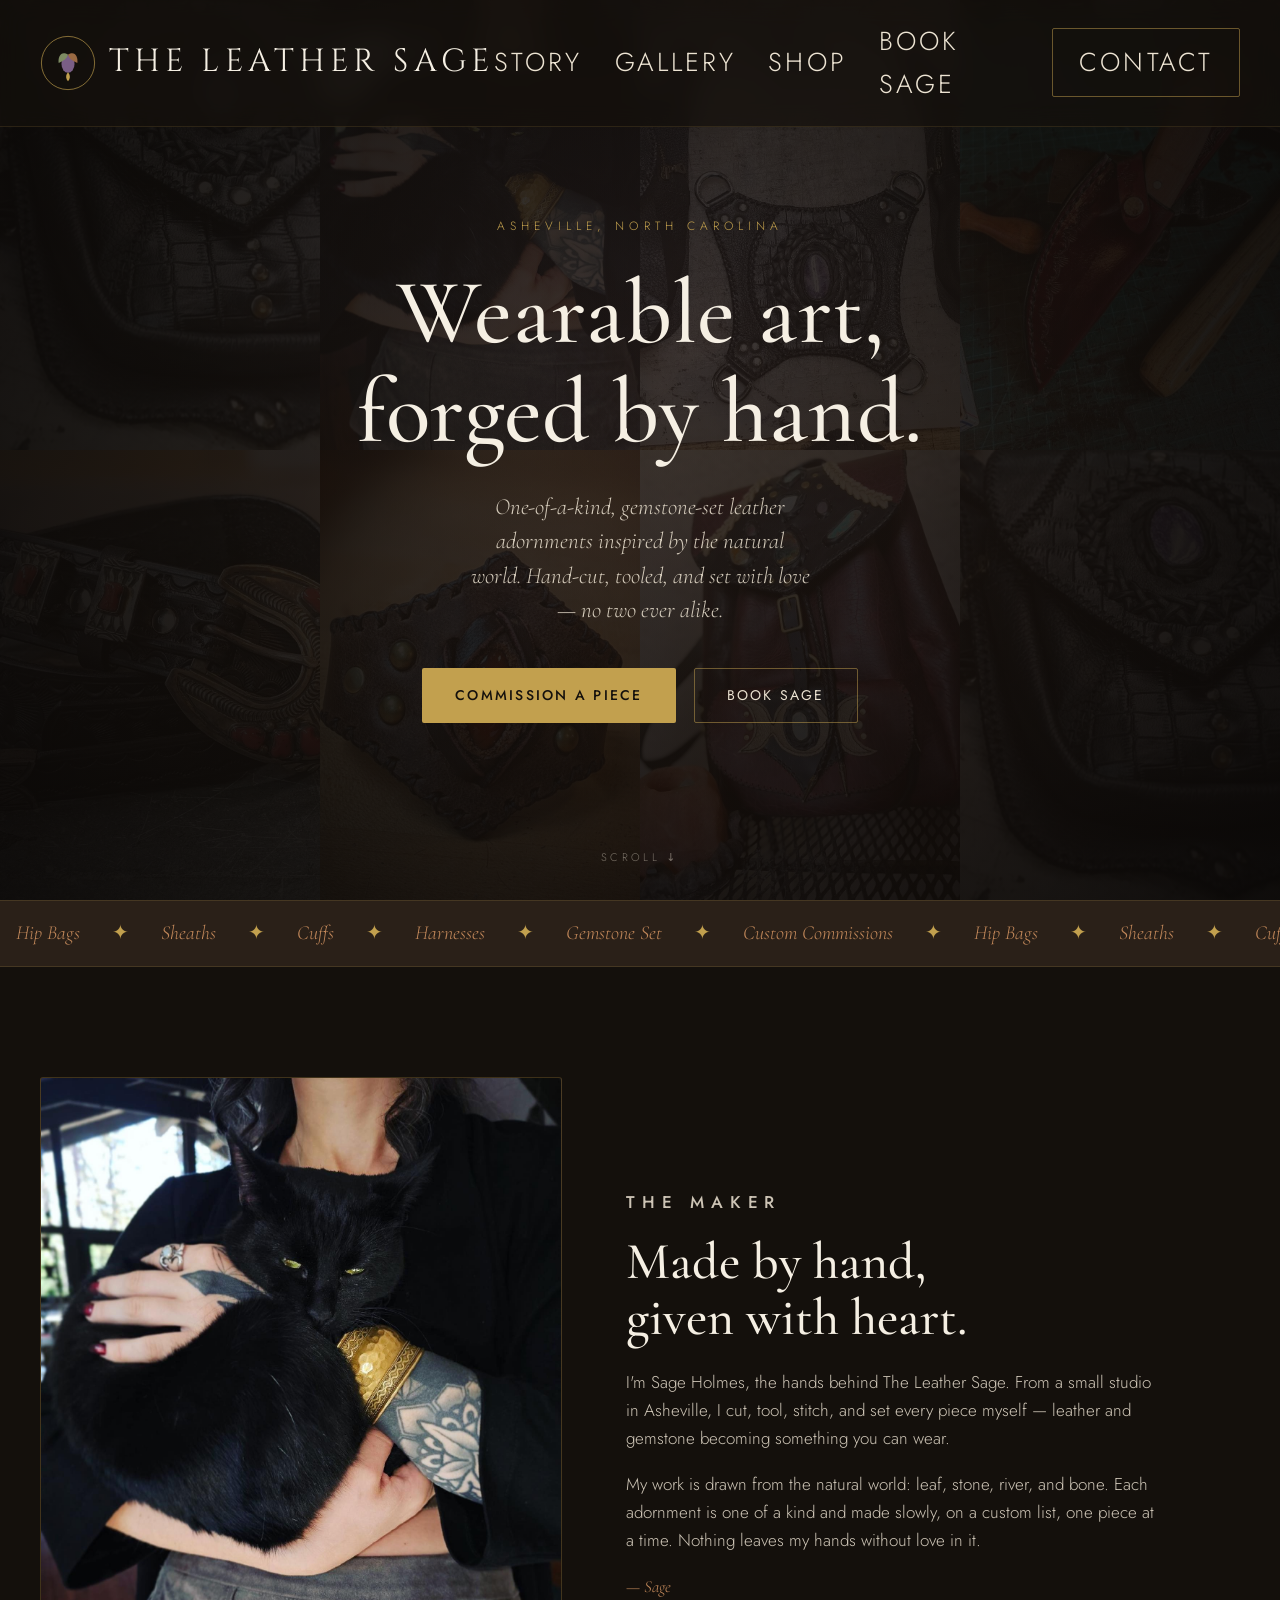
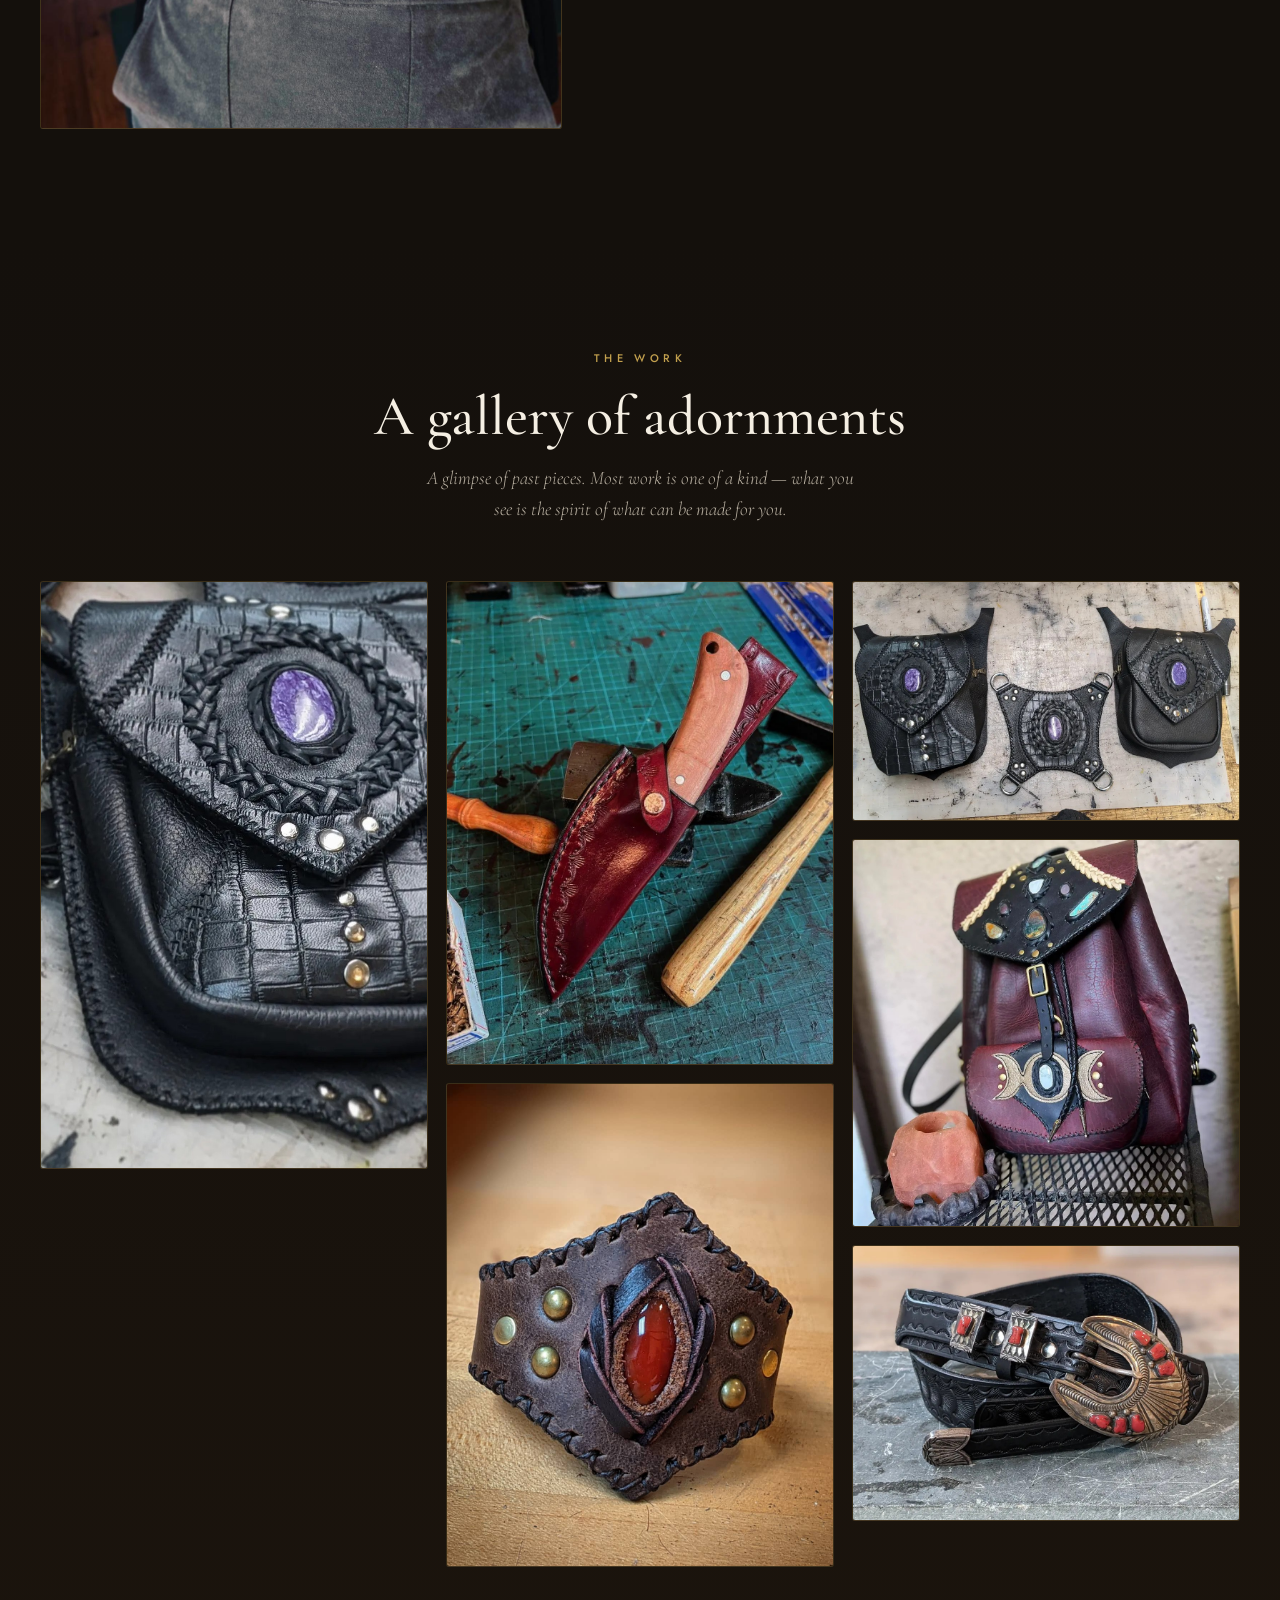
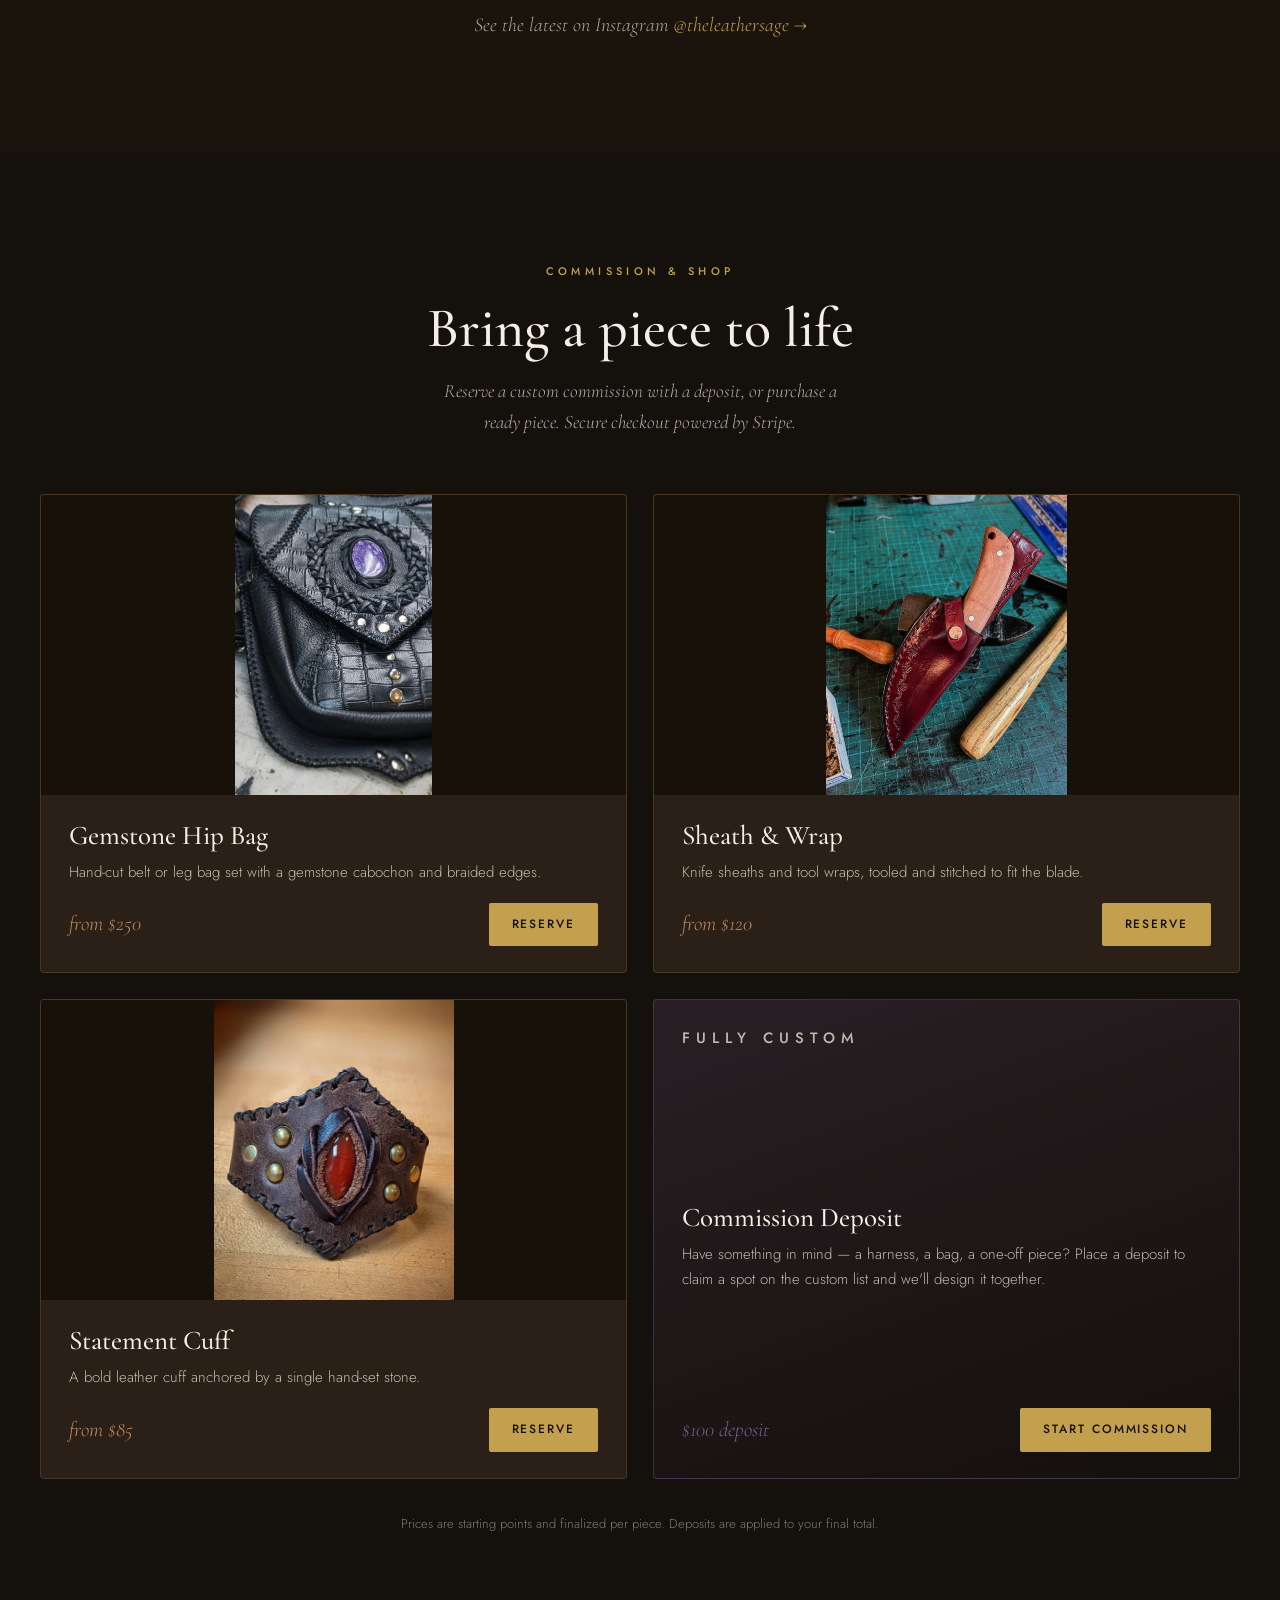
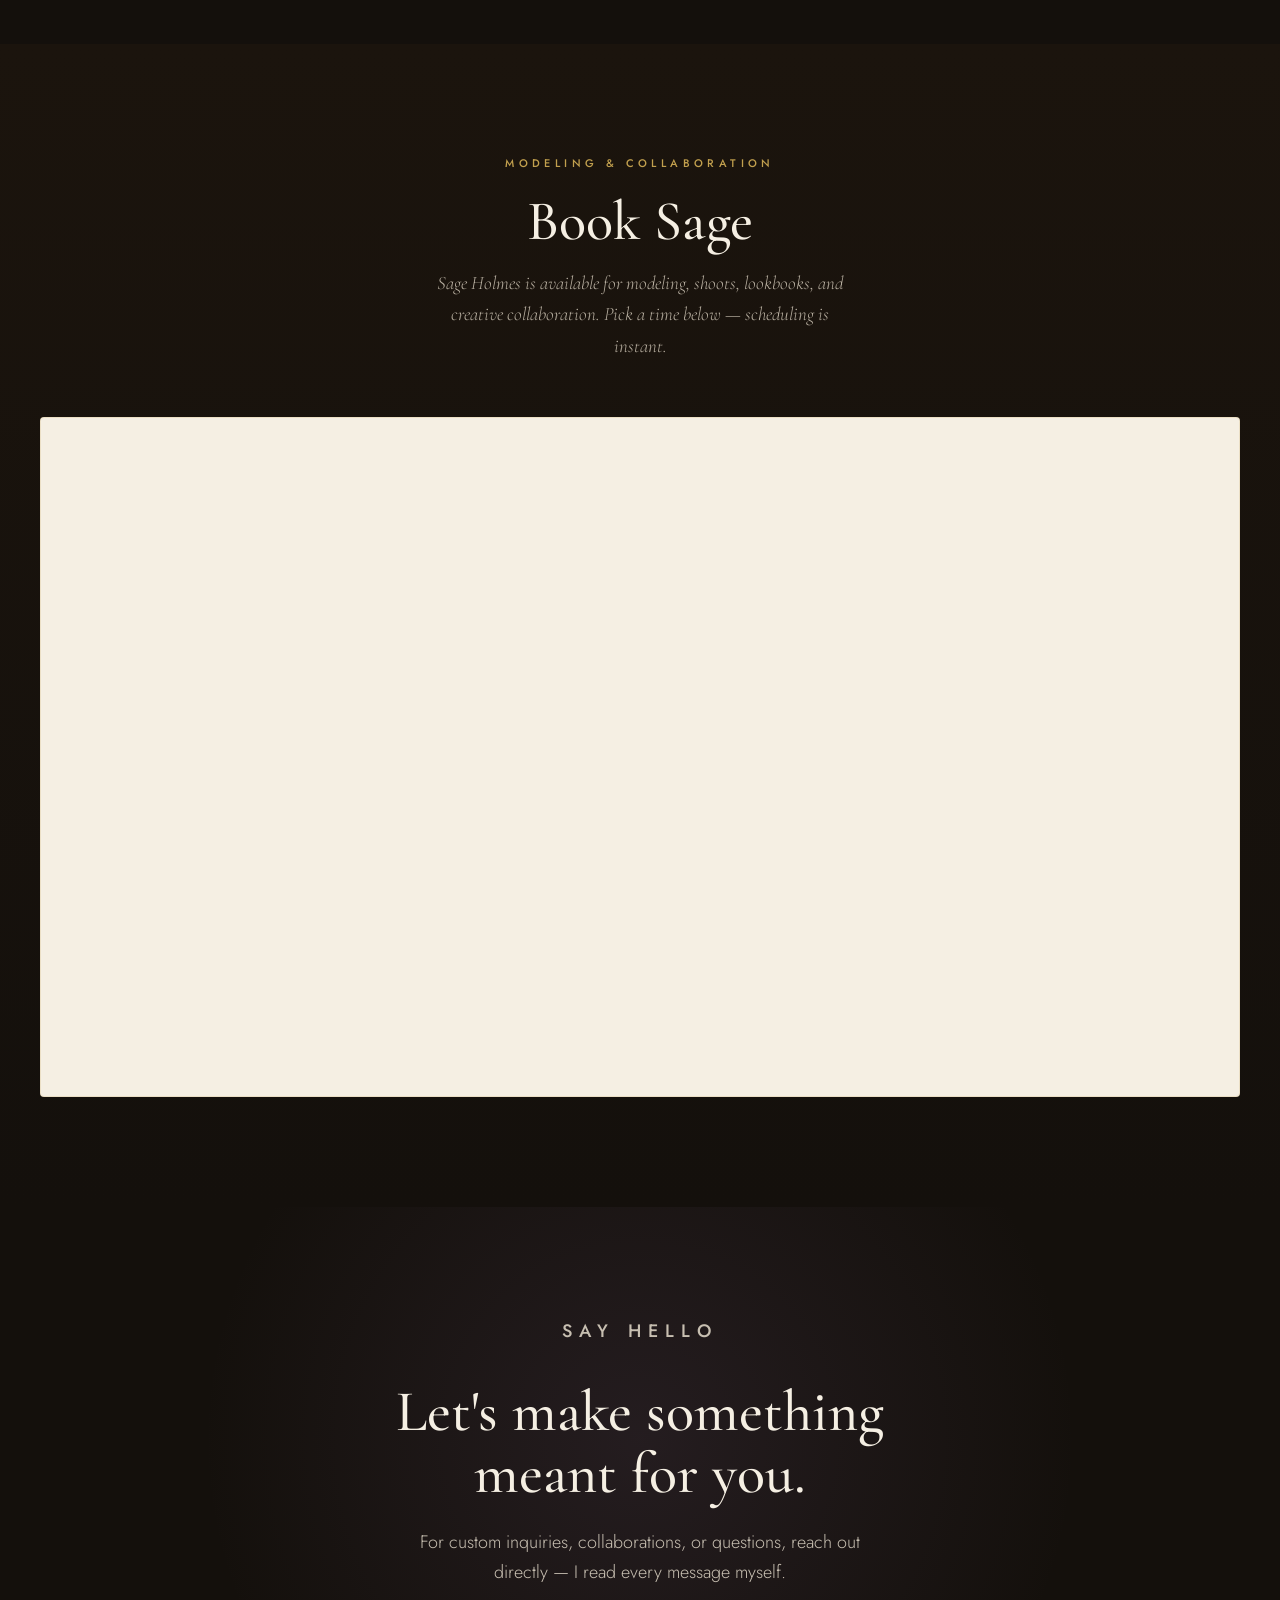
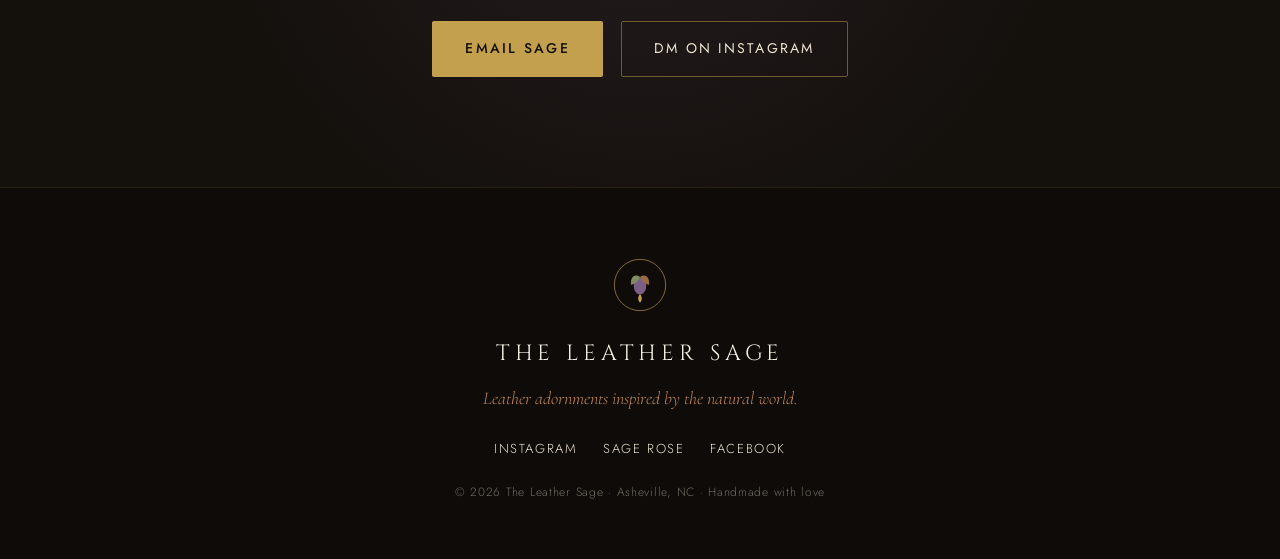
<file: index.html>
<!DOCTYPE html>
<html lang="en">
<head>
<meta charset="UTF-8">
<meta name="viewport" content="width=device-width, initial-scale=1.0">
<title>The Leather Sage — Handcrafted Gemstone Leather Adornments | Asheville, NC</title>
<meta name="description" content="The Leather Sage creates one-of-a-kind, gemstone-set leather adornments inspired by the natural world. Hand-cut hip bags, sheaths, cuffs & custom commissions from Asheville, North Carolina. Book modeling appointments with Sage Holmes.">
<meta name="author" content="Sage Holmes — The Leather Sage">
<link rel="canonical" href="https://guyrstewart-sudo.github.io/theleathersage/">

<!-- Open Graph / social -->
<meta property="og:type" content="website">
<meta property="og:title" content="The Leather Sage — Handcrafted Gemstone Leather Adornments">
<meta property="og:description" content="One-of-a-kind, gemstone-set leather adornments inspired by the natural world. Handmade in Asheville, NC.">
<meta property="og:image" content="https://guyrstewart-sudo.github.io/theleathersage/assets/og-image.jpg">
<meta property="og:image:width" content="1200">
<meta property="og:image:height" content="630">
<meta property="og:image:alt" content="The Leather Sage — handcrafted gemstone leather adornments, Asheville NC">
<meta property="og:url" content="https://guyrstewart-sudo.github.io/theleathersage/">
<meta name="twitter:card" content="summary_large_image">
<meta name="twitter:title" content="The Leather Sage — Handcrafted Gemstone Leather Adornments">
<meta name="twitter:description" content="One-of-a-kind, gemstone-set leather adornments inspired by the natural world. Handmade in Asheville, NC.">
<meta name="twitter:image" content="https://guyrstewart-sudo.github.io/theleathersage/assets/og-image.jpg">

<!-- Favicon (inline SVG seal) -->
<link rel="icon" href="data:image/svg+xml,%3Csvg xmlns='http://www.w3.org/2000/svg' viewBox='0 0 120 120'%3E%3Ccircle cx='60' cy='60' r='57' fill='%2314100C' stroke='%23C2A04E' stroke-width='4'/%3E%3Cellipse cx='60' cy='62' rx='16' ry='21' fill='%237A5E86'/%3E%3Cpath d='M60 40 C44 30 36 44 38 60 C50 56 58 50 60 40Z' fill='%237E8C63'/%3E%3Cpath d='M60 40 C76 30 84 44 82 60 C70 56 62 50 60 40Z' fill='%239A6A43'/%3E%3C/svg%3E">

<!-- JSON-LD structured data -->
<script type="application/ld+json">
{
  "@context":"https://schema.org",
  "@type":"LocalBusiness",
  "name":"The Leather Sage",
  "description":"Handcrafted, gemstone-set leather adornments inspired by the natural world.",
  "image":"https://guyrstewart-sudo.github.io/theleathersage/assets/og-image.jpg",
  "founder":"Sage Holmes",
  "address":{"@type":"PostalAddress","addressLocality":"Asheville","addressRegion":"NC","addressCountry":"US"},
  "sameAs":["https://www.instagram.com/theleathersage/","https://www.instagram.com/_sage.rose/","https://www.facebook.com/sage.rose"]
}
</script>

<link rel="preconnect" href="https://fonts.googleapis.com">
<link rel="preconnect" href="https://fonts.gstatic.com" crossorigin>
<link href="https://fonts.googleapis.com/css2?family=Cinzel:wght@400;500;600&family=Cormorant+Garamond:ital,wght@0,400;0,500;0,600;1,400;1,500&family=Jost:wght@300;400;500;600&display=swap" rel="stylesheet">
<link rel="stylesheet" href="styles.css">
</head>
<body>

<!-- ============ NAV ============ -->
<header class="nav" id="top">
  <a href="#top" class="nav-brand" aria-label="The Leather Sage home">
    <svg class="nav-mark" viewBox="0 0 120 120" fill="none" xmlns="http://www.w3.org/2000/svg" aria-hidden="true">
      <circle cx="60" cy="60" r="57" stroke="#C2A04E" stroke-width="2" opacity="0.7"/>
      <ellipse cx="60" cy="62" rx="14" ry="19" fill="#7A5E86"/>
      <path d="M60 42 C46 33 38 45 40 60 C51 56 58 50 60 42Z" fill="#7E8C63"/>
      <path d="M60 42 C74 33 82 45 80 60 C69 56 62 50 60 42Z" fill="#9A6A43"/>
      <path d="M60 80 C51 91 60 99 60 99 C60 99 69 91 60 80Z" fill="#C2A04E"/>
    </svg>
    <span class="nav-word">THE LEATHER SAGE</span>
  </a>
  <nav class="nav-links" aria-label="Primary">
    <a href="#story">Story</a>
    <a href="#gallery">Gallery</a>
    <a href="#shop">Shop</a>
    <a href="#book">Book Sage</a>
    <a href="#contact" class="nav-cta">Contact</a>
  </nav>
  <button class="nav-toggle" aria-label="Open menu" aria-expanded="false">☰</button>
</header>

<!-- ============ HERO ============ -->
<section class="hero">
  <div class="hero-montage" aria-hidden="true">
    <img src="assets/work-1.jpg" alt=""><img src="assets/sage-portrait.jpg" alt=""><img src="assets/work-4.jpg" alt=""><img src="assets/work-2.jpg" alt="">
    <img src="assets/work-6.jpg" alt=""><img src="assets/work-3.jpg" alt=""><img src="assets/work-5.jpg" alt=""><img src="assets/work-1.jpg" alt="">
  </div>
  <div class="hero-veil" aria-hidden="true"></div>
  <div class="hero-inner">
    <p class="hero-eyebrow">Asheville, North Carolina</p>
    <h1>Wearable art,<br>forged by hand.</h1>
    <p class="hero-sub">One-of-a-kind, gemstone-set leather adornments inspired by the natural world. Hand-cut, tooled, and set with love — no two ever alike.</p>
    <div class="hero-actions">
      <a href="#shop" class="btn btn-primary">Commission a Piece</a>
      <a href="#book" class="btn btn-ghost">Book Sage</a>
    </div>
  </div>
  <div class="hero-scroll">scroll ↓</div>
</section>

<!-- ============ MARQUEE ============ -->
<div class="marquee" aria-hidden="true">
  <div class="marquee-track">
    <span>Hip Bags</span><span>✦</span><span>Sheaths</span><span>✦</span><span>Cuffs</span><span>✦</span><span>Harnesses</span><span>✦</span><span>Gemstone Set</span><span>✦</span><span>Custom Commissions</span><span>✦</span>
    <span>Hip Bags</span><span>✦</span><span>Sheaths</span><span>✦</span><span>Cuffs</span><span>✦</span><span>Harnesses</span><span>✦</span><span>Gemstone Set</span><span>✦</span><span>Custom Commissions</span><span>✦</span>
    <span>Hip Bags</span><span>✦</span><span>Sheaths</span><span>✦</span><span>Cuffs</span><span>✦</span><span>Harnesses</span><span>✦</span><span>Gemstone Set</span><span>✦</span><span>Custom Commissions</span><span>✦</span>
    <span>Hip Bags</span><span>✦</span><span>Sheaths</span><span>✦</span><span>Cuffs</span><span>✦</span><span>Harnesses</span><span>✦</span><span>Gemstone Set</span><span>✦</span><span>Custom Commissions</span><span>✦</span>
    <span>Hip Bags</span><span>✦</span><span>Sheaths</span><span>✦</span><span>Cuffs</span><span>✦</span><span>Harnesses</span><span>✦</span><span>Gemstone Set</span><span>✦</span><span>Custom Commissions</span><span>✦</span>
    <span>Hip Bags</span><span>✦</span><span>Sheaths</span><span>✦</span><span>Cuffs</span><span>✦</span><span>Harnesses</span><span>✦</span><span>Gemstone Set</span><span>✦</span><span>Custom Commissions</span><span>✦</span>
    <span>Hip Bags</span><span>✦</span><span>Sheaths</span><span>✦</span><span>Cuffs</span><span>✦</span><span>Harnesses</span><span>✦</span><span>Gemstone Set</span><span>✦</span><span>Custom Commissions</span><span>✦</span>
    <span>Hip Bags</span><span>✦</span><span>Sheaths</span><span>✦</span><span>Cuffs</span><span>✦</span><span>Harnesses</span><span>✦</span><span>Gemstone Set</span><span>✦</span><span>Custom Commissions</span><span>✦</span>
  </div>
</div>

<!-- ============ STORY ============ -->
<section class="story" id="story">
  <div class="story-grid">
    <div class="story-media">
      <img class="ph-img" src="assets/sage-portrait.jpg" alt="Sage Holmes, maker behind The Leather Sage, in the Asheville studio" onerror="this.remove()">
      <span class="media-note">Studio portrait<br><small>assets/sage-portrait.jpg</small></span>
    </div>
    <div class="story-text">
      <p class="eyebrow">The Maker</p>
      <h2>Made by hand,<br>given with heart.</h2>
      <p>I'm Sage Holmes, the hands behind The Leather Sage. From a small studio in Asheville, I cut, tool, stitch, and set every piece myself — leather and gemstone becoming something you can wear.</p>
      <p>My work is drawn from the natural world: leaf, stone, river, and bone. Each adornment is one of a kind and made slowly, on a custom list, one piece at a time. Nothing leaves my hands without love in it.</p>
      <p class="signature">— Sage</p>
    </div>
  </div>
</section>

<!-- ============ GALLERY ============ -->
<section class="gallery" id="gallery">
  <div class="section-head">
    <p class="eyebrow">The Work</p>
    <h2>A gallery of adornments</h2>
    <p class="section-sub">A glimpse of past pieces. Most work is one of a kind — what you see is the spirit of what can be made for you.</p>
  </div>
  <div class="gallery-grid">
    <figure class="g-item g-tall"><img class="ph-img" src="assets/work-1.jpg" alt="Black leather hip bag set with an amethyst cabochon" onerror="this.remove()"><span class="media-note">Amethyst hip bag<br><small>assets/work-1.jpg</small></span></figure>
    <figure class="g-item"><img class="ph-img" src="assets/work-2.jpg" alt="Hand-tooled leather knife sheath" onerror="this.remove()"><span class="media-note">Knife sheath<br><small>assets/work-2.jpg</small></span></figure>
    <figure class="g-item"><img class="ph-img" src="assets/work-3.jpg" alt="Leather cuff set with a carnelian stone" onerror="this.remove()"><span class="media-note">Carnelian cuff<br><small>assets/work-3.jpg</small></span></figure>
    <figure class="g-item g-wide"><img class="ph-img" src="assets/work-4.jpg" alt="Leather harness and bag" onerror="this.remove()"><span class="media-note">Harness &amp; bag<br><small>assets/work-4.jpg</small></span></figure>
    <figure class="g-item"><img class="ph-img" src="assets/work-5.jpg" alt="Tooled leather backpack" onerror="this.remove()"><span class="media-note">Tooled backpack<br><small>assets/work-5.jpg</small></span></figure>
    <figure class="g-item g-tall"><img class="ph-img" src="assets/work-6.jpg" alt="Leather pouch set with a gemstone" onerror="this.remove()"><span class="media-note">Stone-set pouch<br><small>assets/work-6.jpg</small></span></figure>
  </div>
  <p class="gallery-follow">See the latest on Instagram <a href="https://www.instagram.com/theleathersage/" target="_blank" rel="noopener">@theleathersage →</a></p>
</section>

<!-- ============ SHOP ============ -->
<section class="shop" id="shop">
  <div class="section-head">
    <p class="eyebrow">Commission &amp; Shop</p>
    <h2>Bring a piece to life</h2>
    <p class="section-sub">Reserve a custom commission with a deposit, or purchase a ready piece. Secure checkout powered by Stripe.</p>
  </div>
  <div class="shop-grid">
    <article class="product">
      <div class="product-img"><img class="ph-img" src="assets/shop-hipbag.jpg" alt="Gemstone-set leather hip bag" onerror="this.remove()"><span class="media-note">assets/shop-hipbag.jpg</span></div>
      <div class="product-body">
        <h3>Gemstone Hip Bag</h3>
        <p>Hand-cut belt or leg bag set with a gemstone cabochon and braided edges.</p>
        <div class="product-foot">
          <span class="price">from $250</span>
          <!-- Replace href with your Stripe Payment Link -->
          <a class="btn btn-primary btn-sm" href="REPLACE_WITH_STRIPE_PAYMENT_LINK" data-stripe>Reserve</a>
        </div>
      </div>
    </article>
    <article class="product">
      <div class="product-img"><img class="ph-img" src="assets/shop-sheath.jpg" alt="Hand-tooled leather sheath" onerror="this.remove()"><span class="media-note">assets/shop-sheath.jpg</span></div>
      <div class="product-body">
        <h3>Sheath &amp; Wrap</h3>
        <p>Knife sheaths and tool wraps, tooled and stitched to fit the blade.</p>
        <div class="product-foot">
          <span class="price">from $120</span>
          <a class="btn btn-primary btn-sm" href="REPLACE_WITH_STRIPE_PAYMENT_LINK" data-stripe>Reserve</a>
        </div>
      </div>
    </article>
    <article class="product">
      <div class="product-img"><img class="ph-img" src="assets/shop-cuff.jpg" alt="Leather statement cuff with a hand-set stone" onerror="this.remove()"><span class="media-note">assets/shop-cuff.jpg</span></div>
      <div class="product-body">
        <h3>Statement Cuff</h3>
        <p>A bold leather cuff anchored by a single hand-set stone.</p>
        <div class="product-foot">
          <span class="price">from $85</span>
          <a class="btn btn-primary btn-sm" href="REPLACE_WITH_STRIPE_PAYMENT_LINK" data-stripe>Reserve</a>
        </div>
      </div>
    </article>
    <article class="product product-feature">
      <div class="product-body">
        <p class="eyebrow">Fully Custom</p>
        <h3>Commission Deposit</h3>
        <p>Have something in mind — a harness, a bag, a one-off piece? Place a deposit to claim a spot on the custom list and we'll design it together.</p>
        <div class="product-foot">
          <span class="price">$100 deposit</span>
          <a class="btn btn-primary btn-sm" href="REPLACE_WITH_STRIPE_PAYMENT_LINK" data-stripe>Start Commission</a>
        </div>
      </div>
    </article>
  </div>
  <p class="shop-note">Prices are starting points and finalized per piece. Deposits are applied to your final total.</p>
</section>

<!-- ============ BOOK SAGE (MODELING) ============ -->
<section class="book" id="book">
  <div class="section-head">
    <p class="eyebrow">Modeling &amp; Collaboration</p>
    <h2>Book Sage</h2>
    <p class="section-sub">Sage Holmes is available for modeling, shoots, lookbooks, and creative collaboration. Pick a time below — scheduling is instant.</p>
  </div>
  <!-- Calendly inline widget. Replace data-url with your Calendly scheduling link. -->
  <div class="calendly-inline-widget"
       data-url="https://calendly.com/REPLACE_WITH_CALENDLY_USERNAME"
       style="min-width:320px;height:680px;"></div>
  <noscript>
    <p style="text-align:center">To book, visit <a href="https://calendly.com/REPLACE_WITH_CALENDLY_USERNAME">our Calendly page</a>.</p>
  </noscript>
  <script type="text/javascript" src="https://assets.calendly.com/assets/external/widget.js" async></script>
</section>

<!-- ============ CONTACT ============ -->
<section class="contact" id="contact">
  <div class="contact-inner">
    <p class="eyebrow">Say Hello</p>
    <h2>Let's make something<br>meant for you.</h2>
    <p>For custom inquiries, collaborations, or questions, reach out directly — I read every message myself.</p>
    <div class="contact-actions">
      <a class="btn btn-primary" href="mailto:REPLACE_WITH_EMAIL?subject=Custom%20Inquiry%20—%20The%20Leather%20Sage">Email Sage</a>
      <a class="btn btn-ghost" href="https://www.instagram.com/theleathersage/" target="_blank" rel="noopener">DM on Instagram</a>
    </div>
  </div>
</section>

<!-- ============ FOOTER ============ -->
<footer class="footer">
  <svg class="footer-mark" viewBox="0 0 120 120" fill="none" xmlns="http://www.w3.org/2000/svg" aria-hidden="true">
    <circle cx="60" cy="60" r="57" stroke="#C2A04E" stroke-width="2" opacity="0.7"/>
    <ellipse cx="60" cy="62" rx="14" ry="19" fill="#7A5E86"/>
    <path d="M60 42 C46 33 38 45 40 60 C51 56 58 50 60 42Z" fill="#7E8C63"/>
    <path d="M60 42 C74 33 82 45 80 60 C69 56 62 50 60 42Z" fill="#9A6A43"/>
    <path d="M60 80 C51 91 60 99 60 99 C60 99 69 91 60 80Z" fill="#C2A04E"/>
  </svg>
  <div class="footer-word">THE LEATHER SAGE</div>
  <p class="footer-tag">Leather adornments inspired by the natural world.</p>
  <div class="footer-social">
    <a href="https://www.instagram.com/theleathersage/" target="_blank" rel="noopener">Instagram</a>
    <a href="https://www.instagram.com/_sage.rose/" target="_blank" rel="noopener">Sage Rose</a>
    <a href="https://www.facebook.com/sage.rose" target="_blank" rel="noopener">Facebook</a>
  </div>
  <p class="footer-fine">© <span id="year"></span> The Leather Sage · Asheville, NC · Handmade with love</p>
</footer>

<script src="script.js"></script>
</body>
</html>
</file>
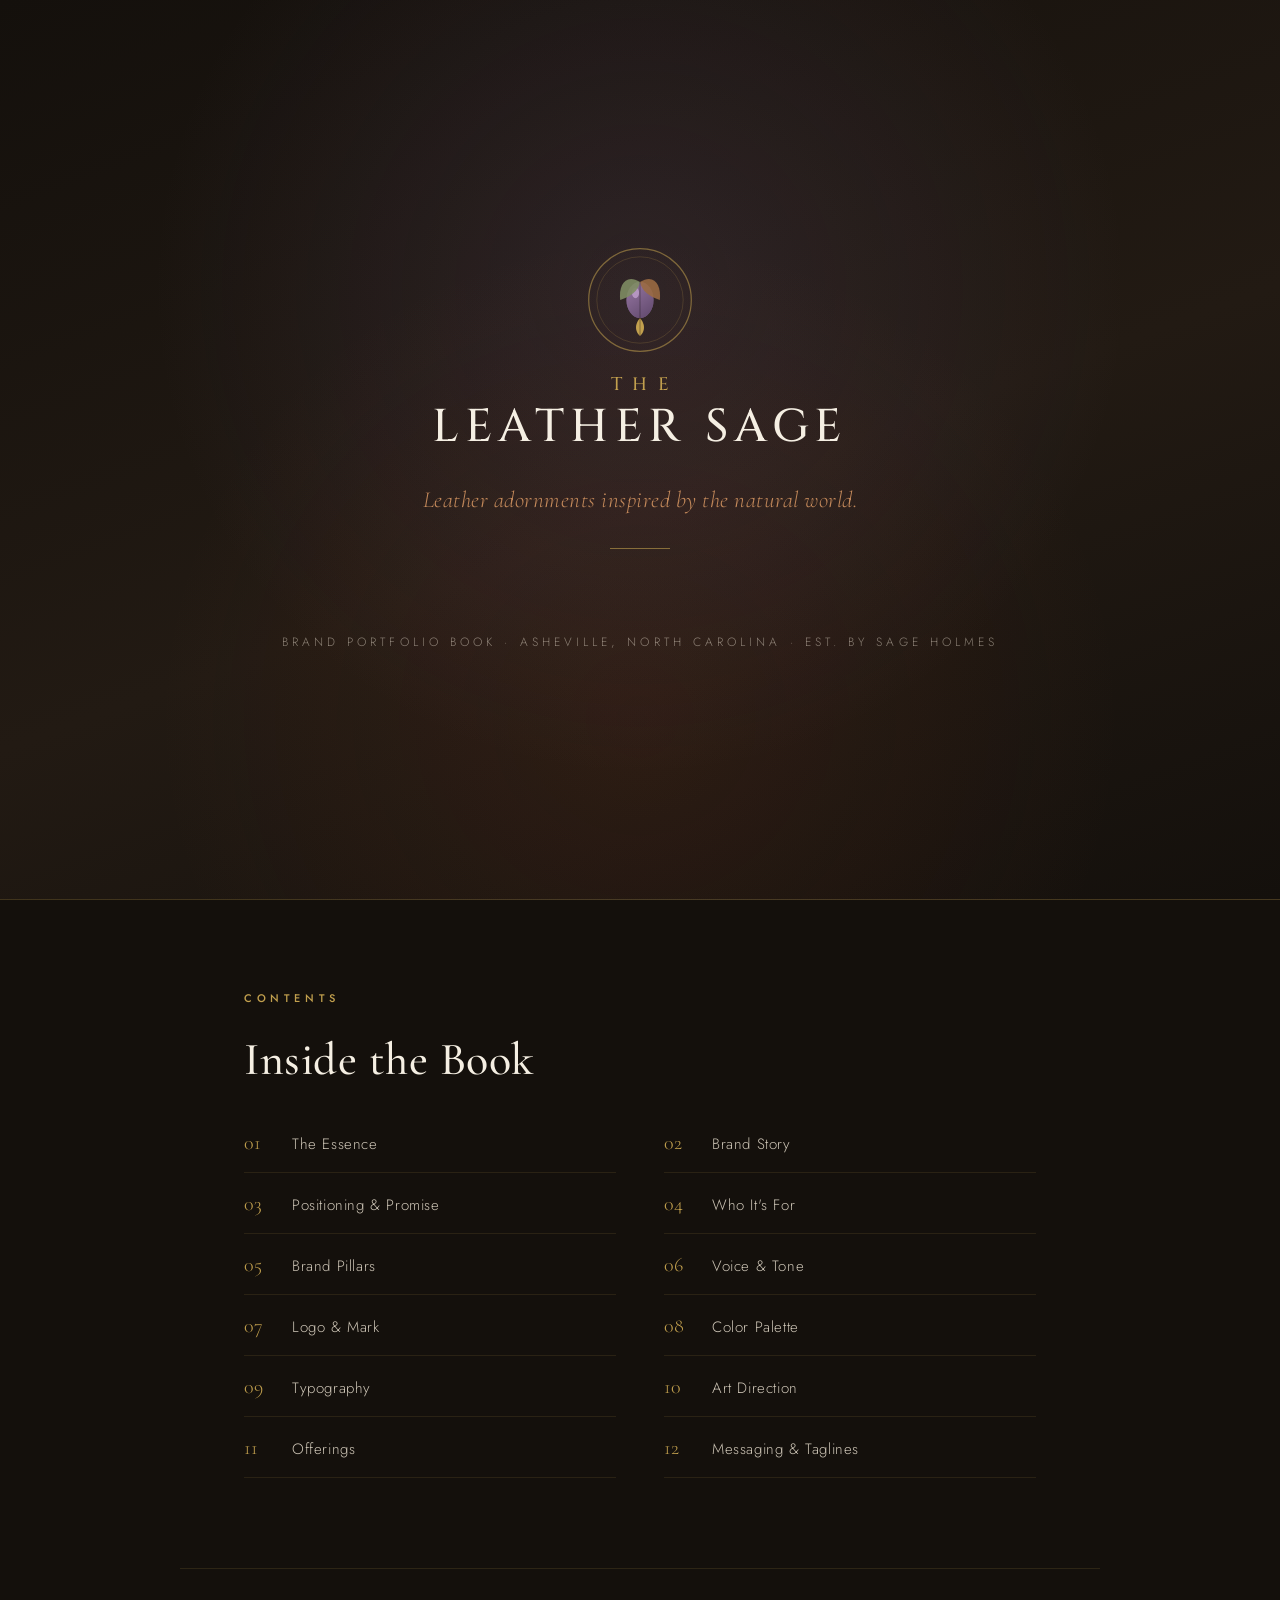
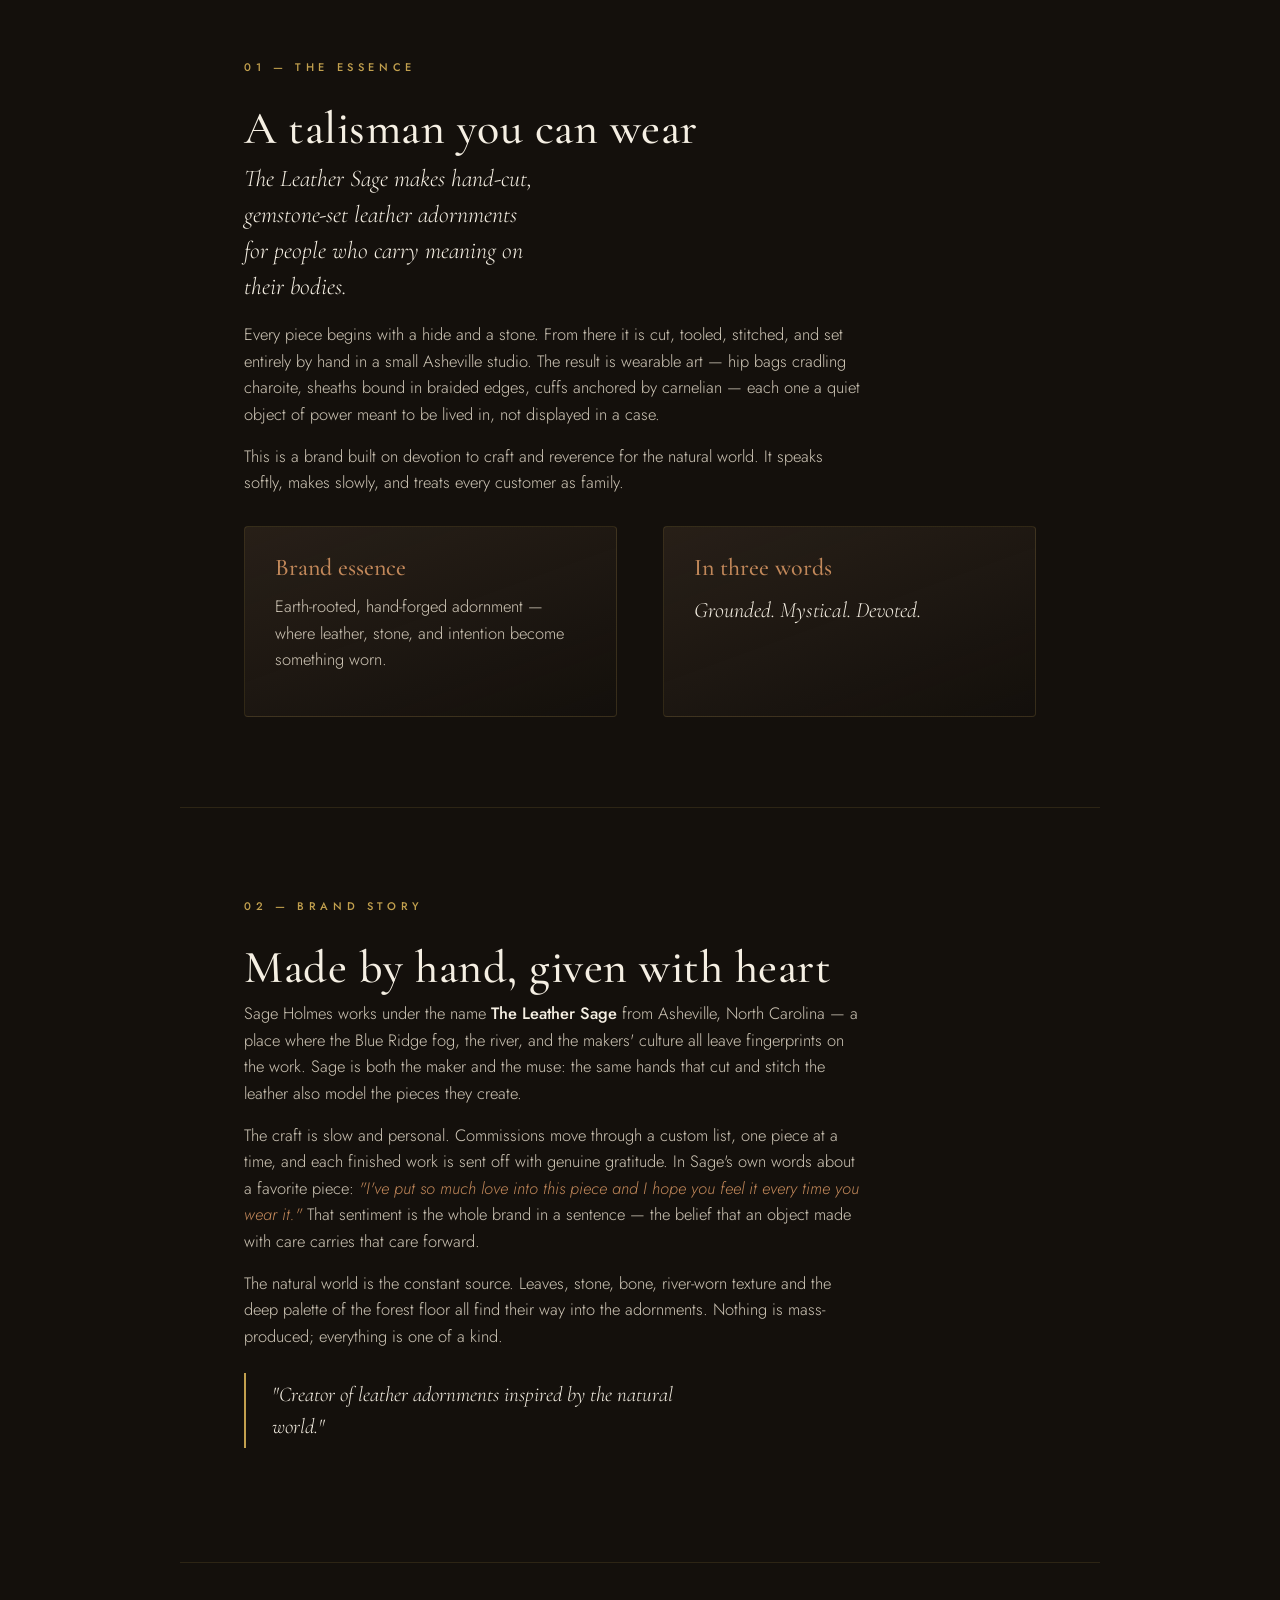
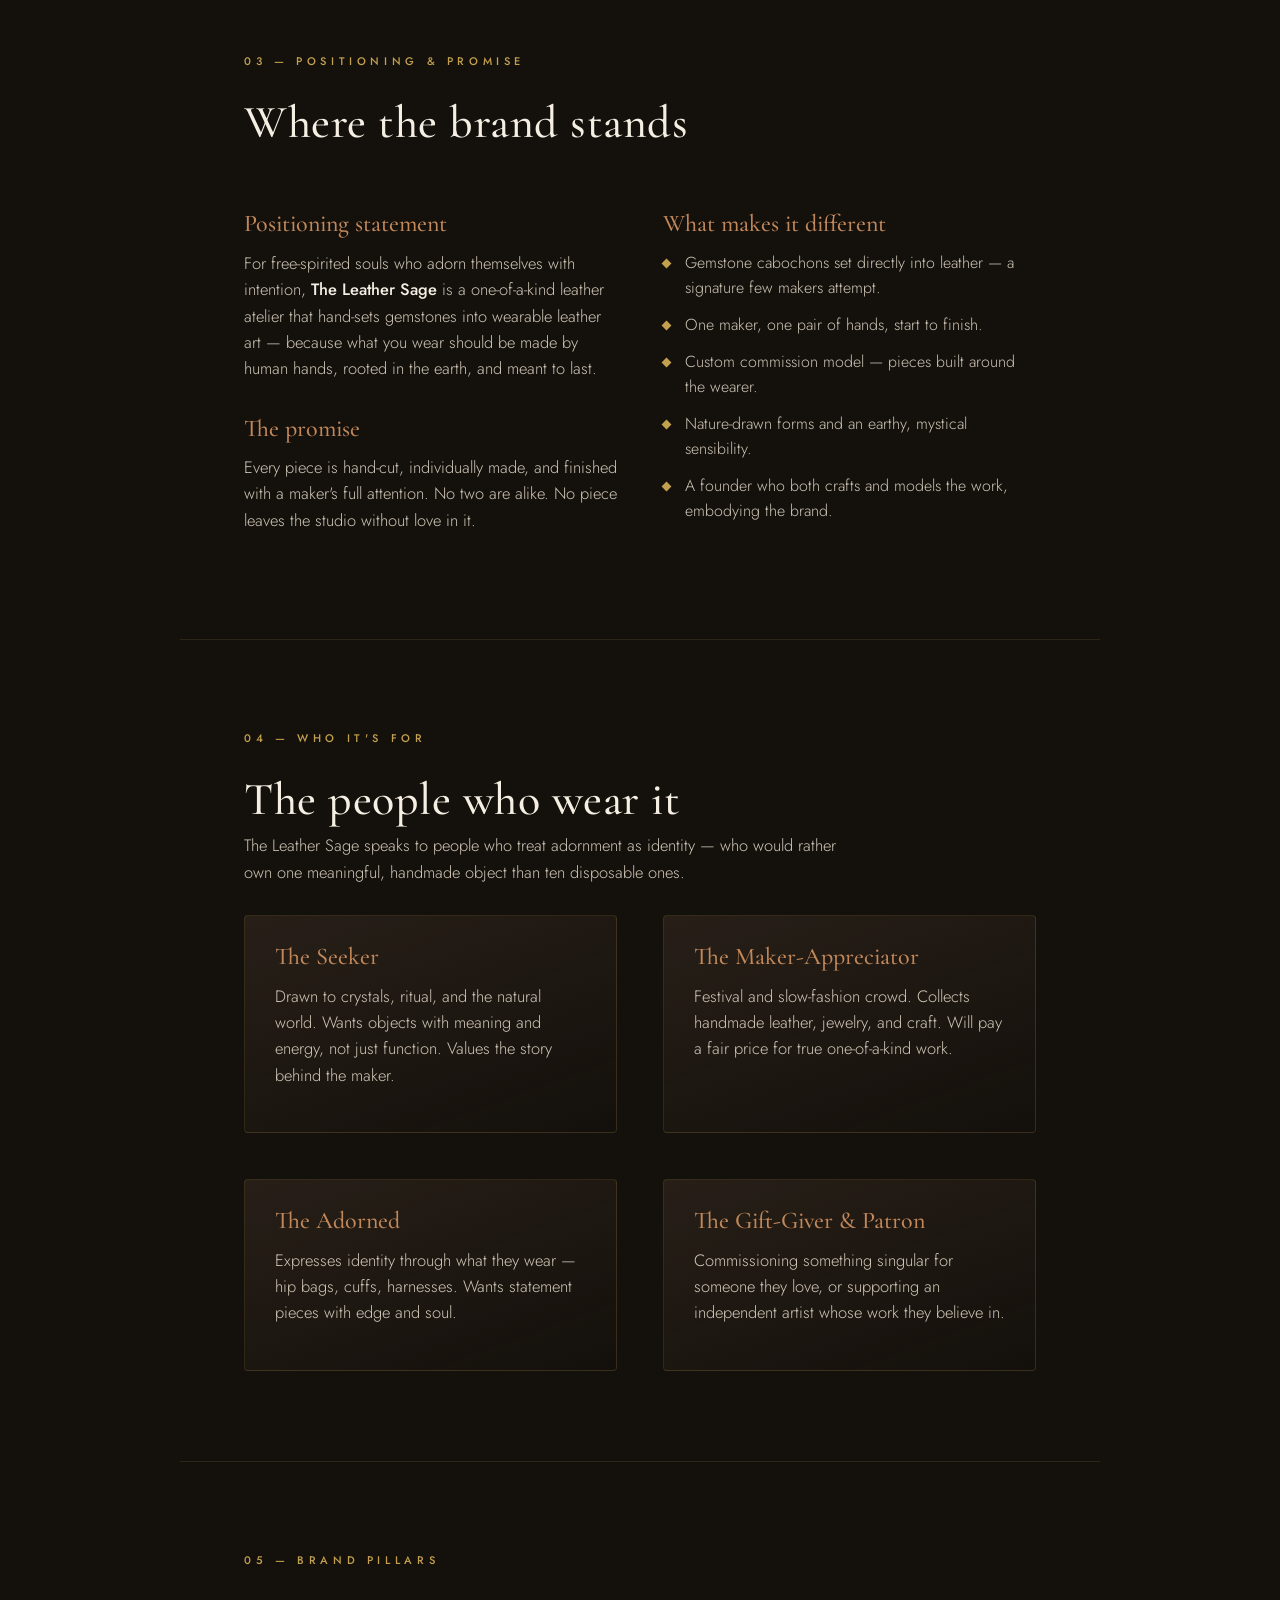
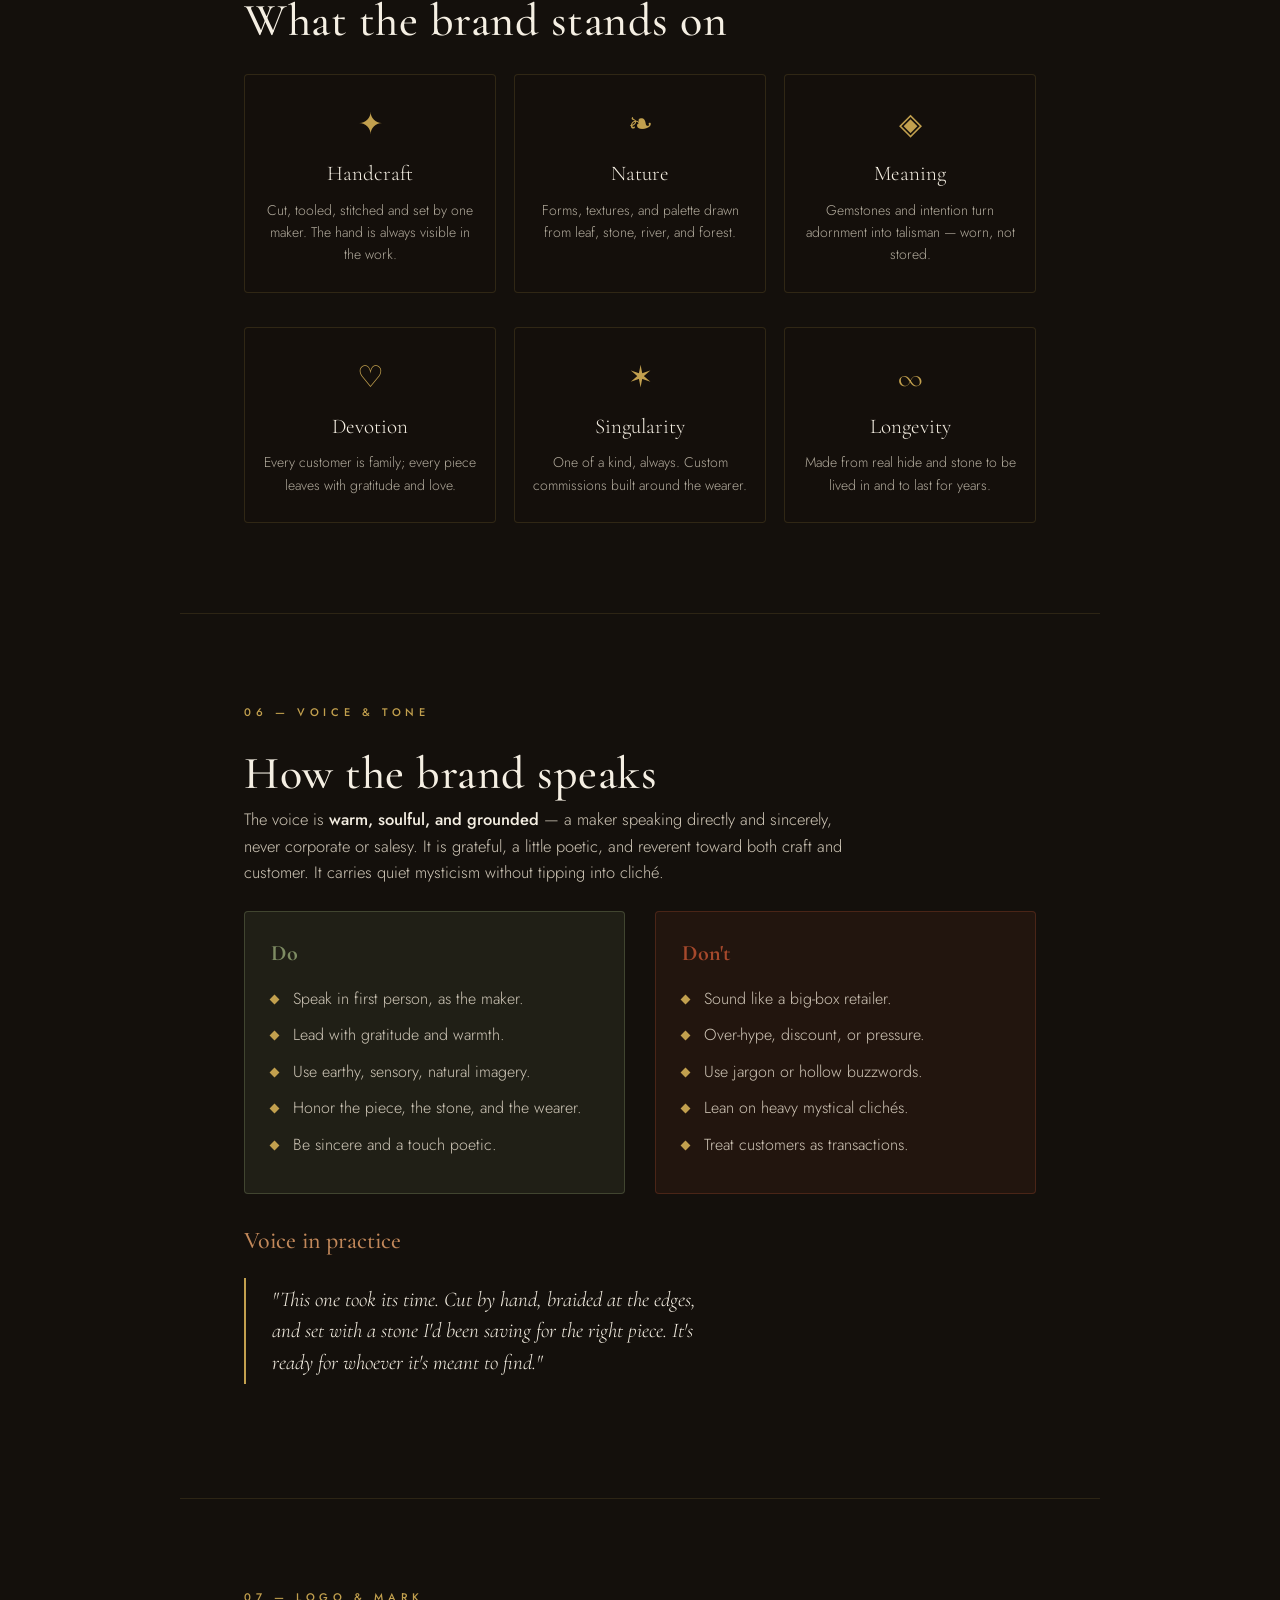
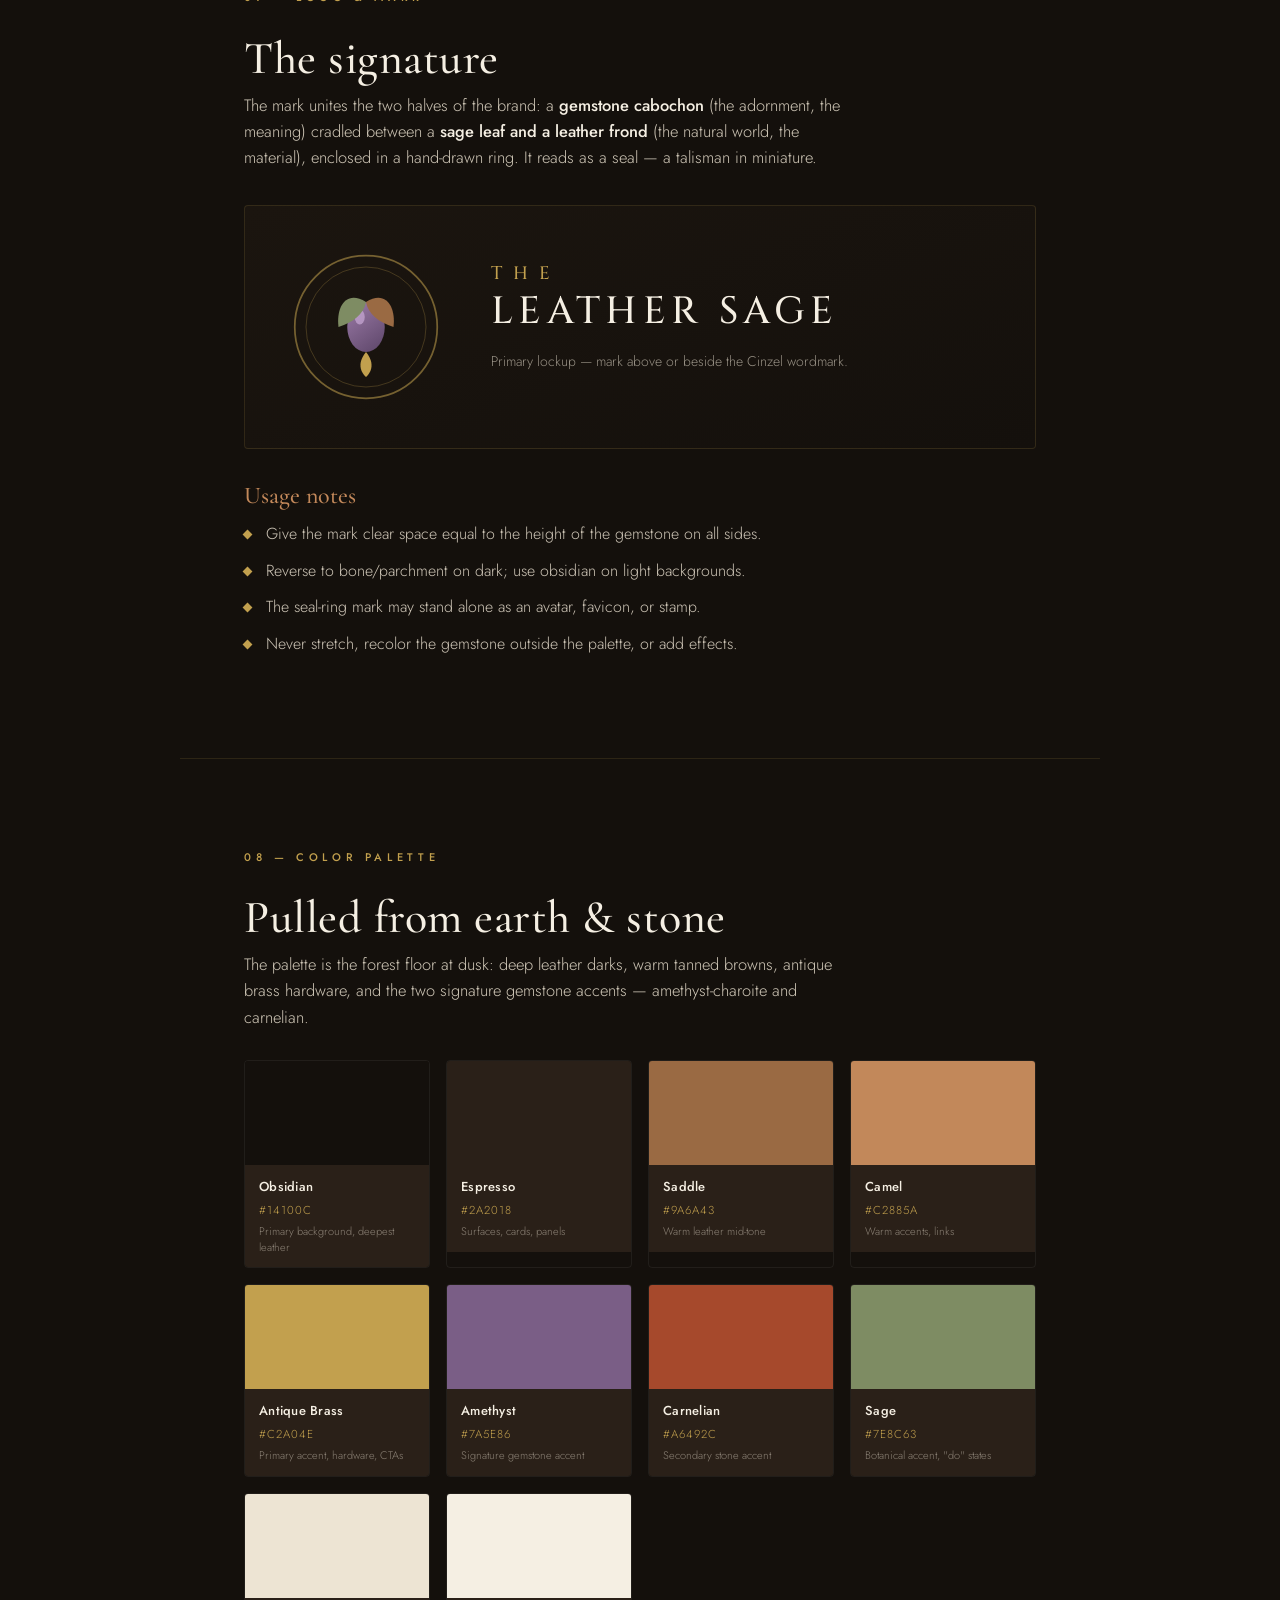
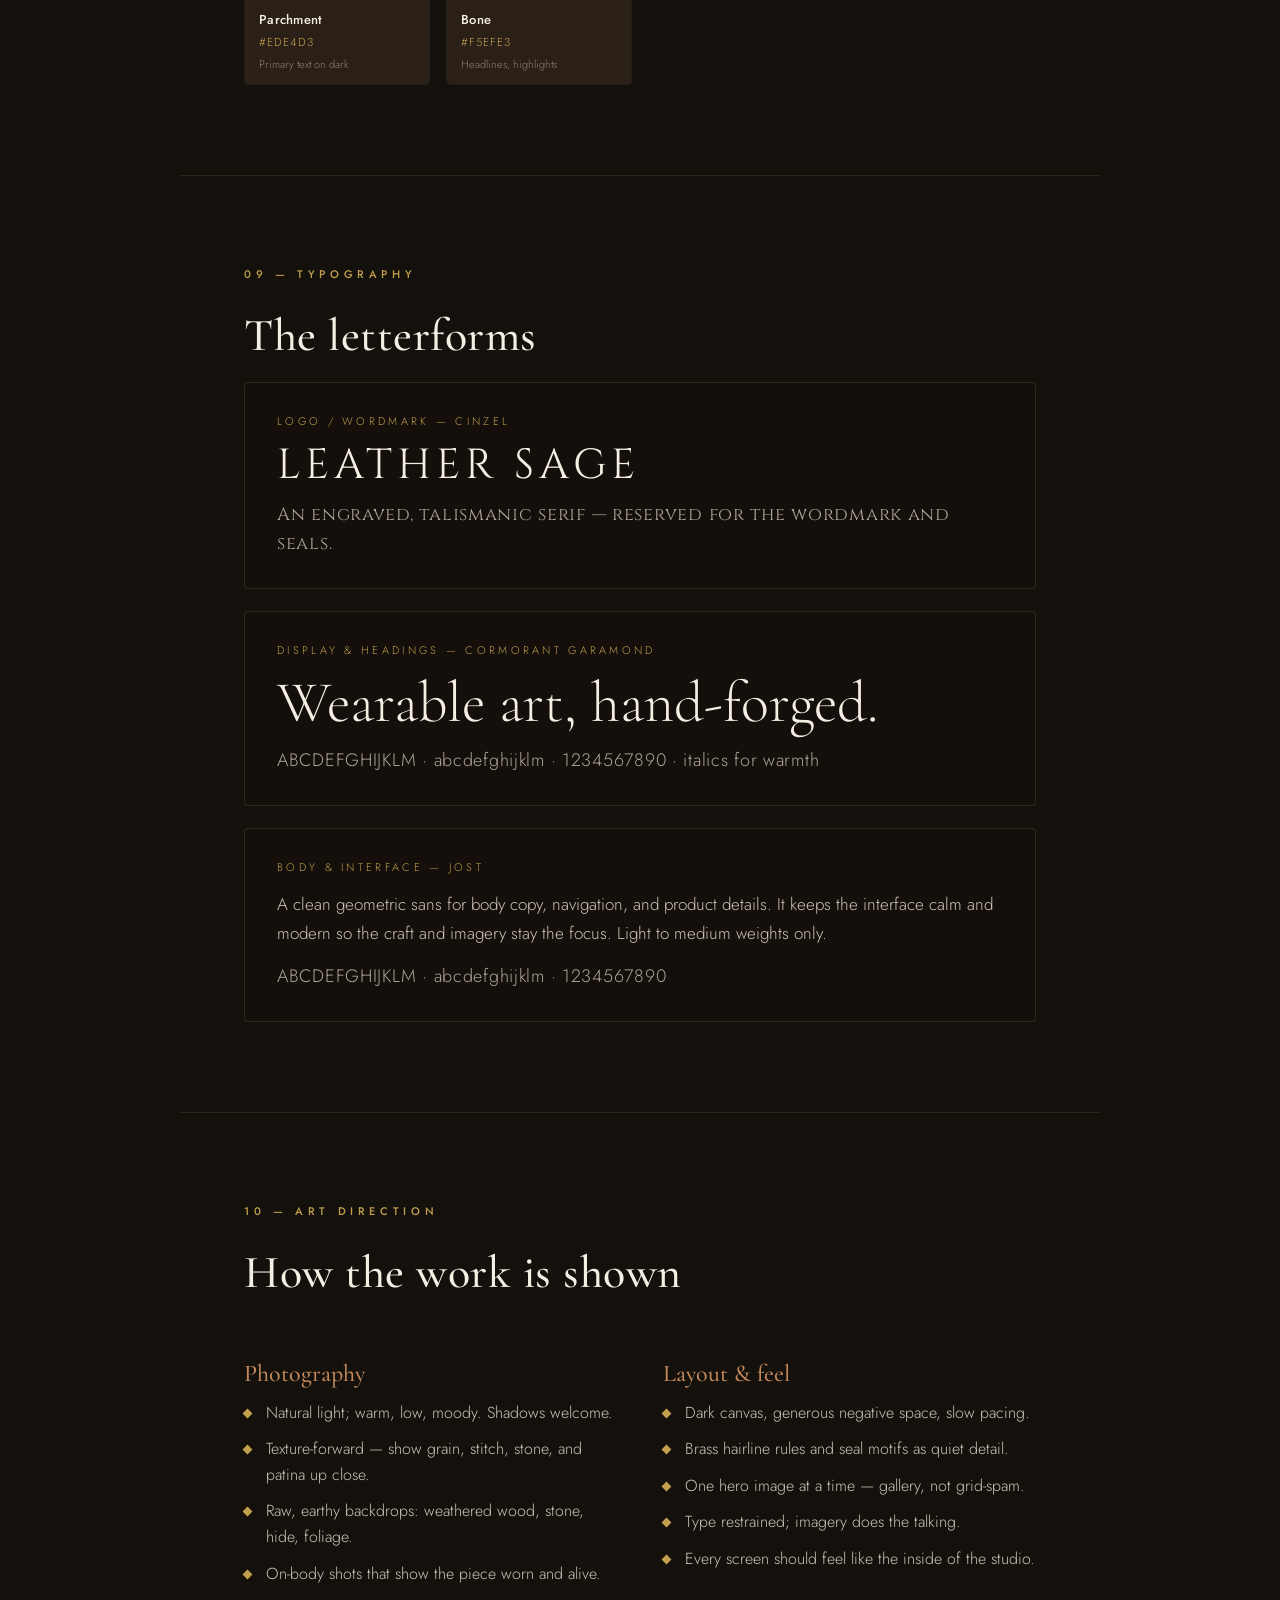
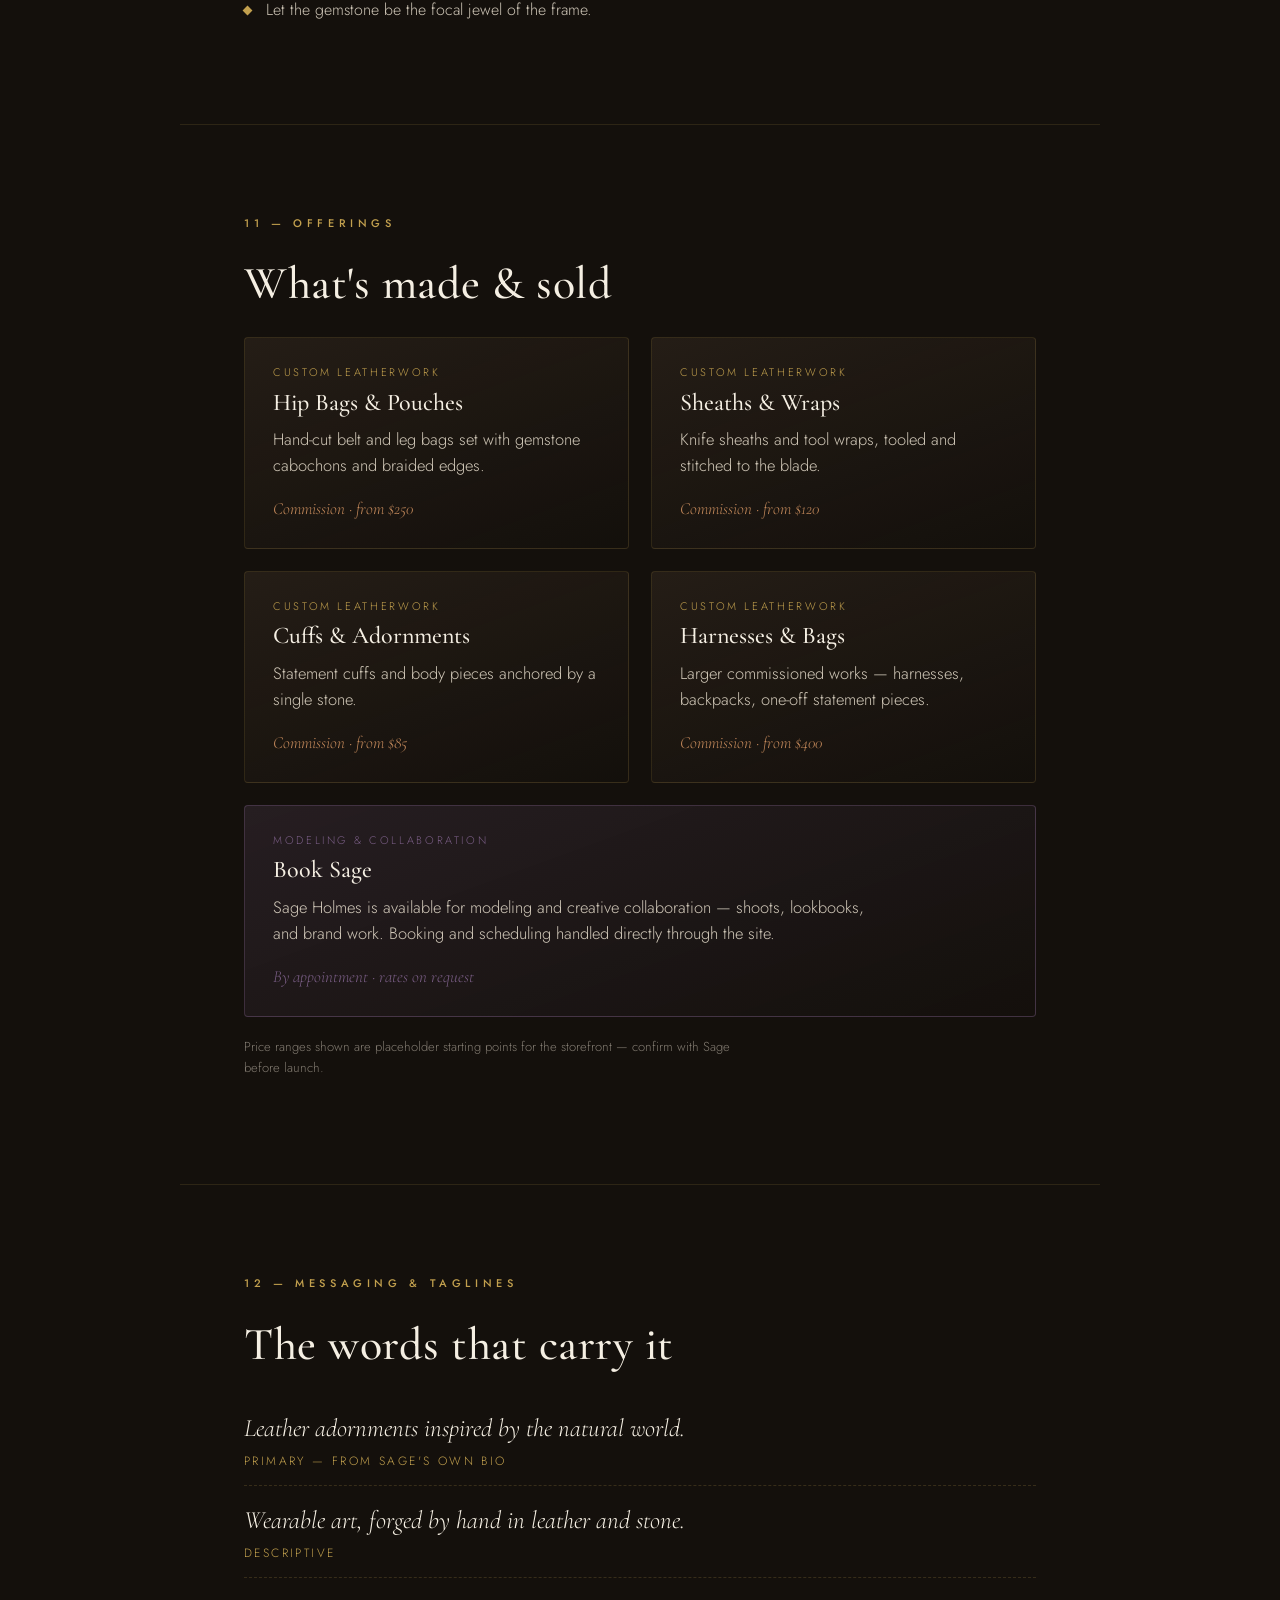
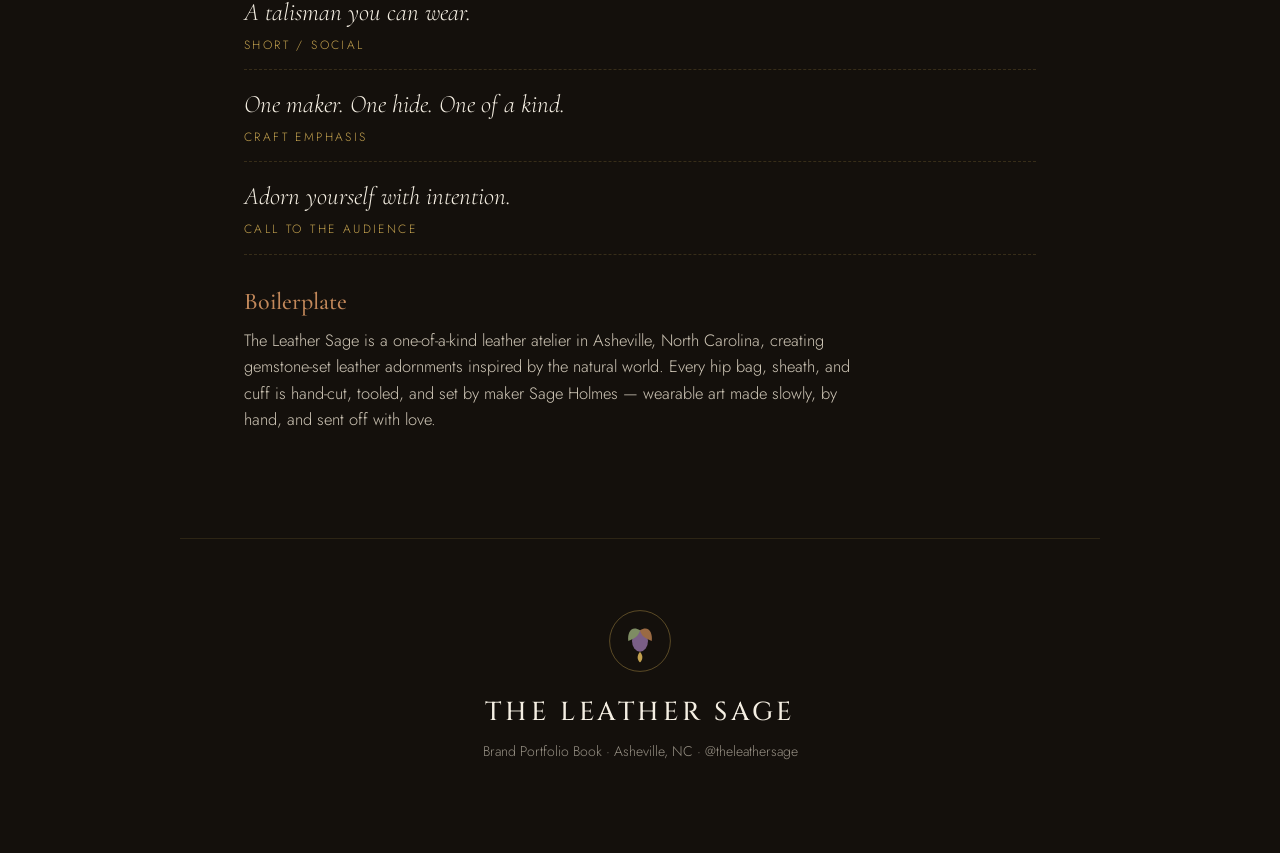
<file: brand-portfolio.html>
<!DOCTYPE html>
<html lang="en">
<head>
<meta charset="UTF-8">
<meta name="viewport" content="width=device-width, initial-scale=1.0">
<title>The Leather Sage — Brand Portfolio Book</title>
<meta name="description" content="The brand portfolio book for The Leather Sage: brand story, positioning, voice, color, typography, and identity for Sage Holmes' handcrafted gemstone leather adornments.">
<meta name="robots" content="noindex">
<link rel="preconnect" href="https://fonts.googleapis.com">
<link rel="preconnect" href="https://fonts.gstatic.com" crossorigin>
<link href="https://fonts.googleapis.com/css2?family=Cinzel:wght@400;500;600&family=Cormorant+Garamond:ital,wght@0,400;0,500;0,600;1,400;1,500&family=Jost:wght@300;400;500;600&display=swap" rel="stylesheet">
<style>
  :root{
    --obsidian:#14100C;
    --espresso:#2A2018;
    --espresso-soft:#352a20;
    --saddle:#9A6A43;
    --camel:#C2885A;
    --brass:#C2A04E;
    --brass-deep:#A8863A;
    --amethyst:#7A5E86;
    --carnelian:#A6492C;
    --parchment:#EDE4D3;
    --bone:#F5EFE3;
    --sage:#7E8C63;
    --ink:#1d1813;
    --display:'Cormorant Garamond', Georgia, serif;
    --logo:'Cinzel', serif;
    --body:'Jost', system-ui, sans-serif;
  }
  *{box-sizing:border-box;margin:0;padding:0;}
  html{scroll-behavior:smooth;}
  body{
    font-family:var(--body);
    background:var(--obsidian);
    color:var(--parchment);
    line-height:1.6;
    font-weight:300;
    -webkit-font-smoothing:antialiased;
  }
  .page{
    max-width:920px;
    margin:0 auto;
    padding:90px 64px;
    border-bottom:1px solid rgba(194,160,78,.14);
    position:relative;
  }
  .eyebrow{
    font-family:var(--body);
    text-transform:uppercase;
    letter-spacing:.42em;
    font-size:11px;
    font-weight:500;
    color:var(--brass);
    margin-bottom:26px;
  }
  h1,h2,h3{font-family:var(--display);font-weight:500;line-height:1.1;}
  h2.section-title{font-size:46px;color:var(--bone);margin-bottom:8px;letter-spacing:.5px;}
  h3{font-size:24px;color:var(--camel);margin:34px 0 12px;}
  p{font-size:16.5px;color:rgba(237,228,211,.86);margin-bottom:16px;max-width:62ch;}
  p.lead{font-family:var(--display);font-size:24px;font-style:italic;color:var(--bone);line-height:1.5;max-width:30ch;}
  em{color:var(--camel);font-style:italic;}
  strong{color:var(--bone);font-weight:500;}
  a{color:var(--brass);}

  /* ---------- COVER ---------- */
  .cover{
    min-height:100vh;
    display:flex;flex-direction:column;justify-content:center;align-items:center;
    text-align:center;
    background:
      radial-gradient(circle at 50% 32%, rgba(122,94,134,.18), transparent 55%),
      radial-gradient(circle at 50% 80%, rgba(166,73,44,.12), transparent 50%),
      linear-gradient(160deg,#14100C 0%, #221a13 55%, #14100C 100%);
    border-bottom:1px solid rgba(194,160,78,.25);
    padding:64px;
  }
  .logo-lockup{display:flex;flex-direction:column;align-items:center;gap:22px;}
  .mark{width:108px;height:108px;}
  .wordmark{
    font-family:var(--logo);
    font-size:46px;
    letter-spacing:.14em;
    color:var(--bone);
    font-weight:500;
    line-height:1.05;
  }
  .wordmark .the{display:block;font-size:18px;letter-spacing:.6em;color:var(--brass);margin-bottom:8px;padding-left:.6em;}
  .cover .tagline{
    font-family:var(--display);
    font-style:italic;
    font-size:23px;
    color:var(--camel);
    margin-top:30px;
    letter-spacing:.5px;
  }
  .cover .meta{
    margin-top:54px;
    font-size:12px;letter-spacing:.34em;text-transform:uppercase;color:rgba(237,228,211,.5);
  }
  .rule{width:60px;height:1px;background:var(--brass);margin:30px auto;opacity:.6;}

  /* ---------- TOC ---------- */
  .toc-grid{display:grid;grid-template-columns:1fr 1fr;gap:2px 48px;margin-top:30px;}
  .toc-item{display:flex;align-items:baseline;gap:14px;padding:13px 0;border-bottom:1px solid rgba(194,160,78,.12);}
  .toc-num{font-family:var(--display);font-size:20px;color:var(--brass);min-width:34px;}
  .toc-label{font-size:15px;letter-spacing:.04em;color:rgba(237,228,211,.85);}

  /* ---------- GENERIC ---------- */
  .two-col{display:grid;grid-template-columns:1fr 1fr;gap:46px;margin-top:30px;}
  .card{
    background:linear-gradient(160deg, rgba(53,42,32,.6), rgba(20,16,12,.4));
    border:1px solid rgba(194,160,78,.16);
    border-radius:4px;
    padding:28px 30px;
  }
  .card h3{margin-top:0;}
  ul.clean{list-style:none;margin:10px 0;}
  ul.clean li{position:relative;padding-left:22px;margin-bottom:11px;font-size:16px;color:rgba(237,228,211,.85);}
  ul.clean li::before{content:'';position:absolute;left:0;top:10px;width:7px;height:7px;background:var(--brass);transform:rotate(45deg);}

  /* ---------- COLOR SWATCHES ---------- */
  .swatches{display:grid;grid-template-columns:repeat(4,1fr);gap:16px;margin-top:30px;}
  .swatch{border-radius:4px;overflow:hidden;border:1px solid rgba(255,255,255,.06);}
  .swatch .chip{height:104px;}
  .swatch .info{padding:12px 14px;background:var(--espresso);}
  .swatch .name{font-size:13px;color:var(--bone);font-weight:500;letter-spacing:.02em;}
  .swatch .hex{font-size:11.5px;color:var(--brass);letter-spacing:.08em;margin-top:3px;font-family:var(--body);}
  .swatch .role{font-size:11px;color:rgba(237,228,211,.5);margin-top:5px;line-height:1.4;}

  /* ---------- TYPE SPECIMEN ---------- */
  .type-spec{border:1px solid rgba(194,160,78,.16);border-radius:4px;padding:30px 32px;margin-top:22px;background:rgba(20,16,12,.4);}
  .type-spec .big{font-family:var(--display);font-size:58px;color:var(--bone);line-height:1;}
  .type-spec .label{font-size:11px;text-transform:uppercase;letter-spacing:.3em;color:var(--brass);margin-bottom:14px;}
  .type-spec .alpha{font-size:18px;color:rgba(237,228,211,.7);letter-spacing:.04em;margin-top:14px;}

  /* ---------- VOICE ---------- */
  .voice-cols{display:grid;grid-template-columns:1fr 1fr;gap:30px;margin-top:26px;}
  .voice-cols .col{padding:24px 26px;border-radius:4px;}
  .voice-do{background:rgba(126,140,99,.12);border:1px solid rgba(126,140,99,.35);}
  .voice-dont{background:rgba(166,73,44,.10);border:1px solid rgba(166,73,44,.30);}
  .voice-cols h4{font-family:var(--display);font-size:22px;margin-bottom:14px;}
  .voice-do h4{color:var(--sage);}
  .voice-dont h4{color:var(--carnelian);}
  blockquote{
    font-family:var(--display);font-style:italic;font-size:21px;color:var(--bone);
    border-left:2px solid var(--brass);padding:6px 0 6px 26px;margin:24px 0;line-height:1.5;max-width:52ch;
  }
  .pillars{display:grid;grid-template-columns:repeat(3,1fr);gap:18px;margin-top:28px;}
  .pillar{text-align:center;padding:26px 18px;border:1px solid rgba(194,160,78,.16);border-radius:4px;background:rgba(20,16,12,.4);}
  .pillar .pmark{font-family:var(--display);font-size:30px;color:var(--brass);margin-bottom:8px;}
  .pillar .pname{font-family:var(--display);font-size:21px;color:var(--bone);margin-bottom:8px;}
  .pillar p{font-size:14px;margin:0 auto;color:rgba(237,228,211,.72);}

  .taglines{margin-top:24px;}
  .taglines .tl{font-family:var(--display);font-style:italic;font-size:25px;color:var(--bone);padding:14px 0;border-bottom:1px dashed rgba(194,160,78,.2);}
  .taglines .tl span{font-style:normal;font-family:var(--body);font-size:12px;letter-spacing:.2em;text-transform:uppercase;color:var(--brass);display:block;margin-top:4px;}

  .offer-grid{display:grid;grid-template-columns:1fr 1fr;gap:22px;margin-top:28px;}
  .offer{border:1px solid rgba(194,160,78,.16);border-radius:4px;padding:26px 28px;background:linear-gradient(160deg, rgba(53,42,32,.5), rgba(20,16,12,.35));}
  .offer .tag{font-size:11px;letter-spacing:.24em;text-transform:uppercase;color:var(--brass);}
  .offer h3{margin:8px 0 10px;color:var(--bone);}
  .offer .price{font-family:var(--display);font-style:italic;color:var(--camel);font-size:17px;margin-top:10px;}

  .footer{text-align:center;padding:70px 64px 90px;background:var(--obsidian);}
  .footer .wordmark{font-size:26px;}
  .footer .mark{width:64px;height:64px;margin:0 auto 18px;}
  .footer p{margin:0 auto;color:rgba(237,228,211,.6);font-size:14px;}

  @media print{
    body{background:#fff;color:#1d1813;}
    .page{page-break-after:always;border:none;max-width:100%;padding:48px;}
    .cover{min-height:auto;background:#14100C;color:#EDE4D3;-webkit-print-color-adjust:exact;print-color-adjust:exact;}
    .chip,.swatch,.cover,.pillar,.card,.offer,.type-spec{-webkit-print-color-adjust:exact;print-color-adjust:exact;}
  }
  @media(max-width:760px){
    .page{padding:60px 26px;}
    .two-col,.voice-cols,.offer-grid,.toc-grid{grid-template-columns:1fr;gap:24px;}
    .swatches{grid-template-columns:repeat(2,1fr);}
    .pillars{grid-template-columns:1fr;}
    h2.section-title{font-size:36px;}
    .wordmark{font-size:34px;}
  }
</style>
</head>
<body>

<!-- ============ COVER ============ -->
<section class="cover">
  <div class="logo-lockup">
    <svg class="mark" viewBox="0 0 120 120" fill="none" xmlns="http://www.w3.org/2000/svg" aria-label="The Leather Sage mark">
      <circle cx="60" cy="60" r="57" stroke="#C2A04E" stroke-width="1.4" opacity="0.55"/>
      <circle cx="60" cy="60" r="48" stroke="#C2A04E" stroke-width="0.7" opacity="0.3"/>
      <!-- cabochon gemstone -->
      <ellipse cx="60" cy="60" rx="15" ry="20" fill="#7A5E86"/>
      <ellipse cx="60" cy="60" rx="15" ry="20" fill="url(#g)" opacity="0.9"/>
      <ellipse cx="55" cy="52" rx="4" ry="6" fill="#C9AAD6" opacity="0.7"/>
      <!-- leaf flanks -->
      <path d="M60 40 C44 30 36 44 38 60 C50 56 58 50 60 40Z" fill="#7E8C63" opacity="0.9"/>
      <path d="M60 40 C76 30 84 44 82 60 C70 56 62 50 60 40Z" fill="#9A6A43" opacity="0.9"/>
      <path d="M60 80 C50 92 60 100 60 100 C60 100 70 92 60 80Z" fill="#C2A04E"/>
      <line x1="60" y1="40" x2="60" y2="100" stroke="#14100C" stroke-width="1" opacity="0.4"/>
      <defs>
        <linearGradient id="g" x1="45" y1="40" x2="75" y2="80" gradientUnits="userSpaceOnUse">
          <stop stop-color="#9C7BA8"/><stop offset="1" stop-color="#5C4568"/>
        </linearGradient>
      </defs>
    </svg>
    <div class="wordmark"><span class="the">THE</span>LEATHER SAGE</div>
  </div>
  <div class="tagline">Leather adornments inspired by the natural world.</div>
  <div class="rule"></div>
  <div class="meta">Brand Portfolio Book · Asheville, North Carolina · Est. by Sage Holmes</div>
</section>

<!-- ============ TOC ============ -->
<section class="page">
  <div class="eyebrow">Contents</div>
  <h2 class="section-title">Inside the Book</h2>
  <div class="toc-grid">
    <div class="toc-item"><span class="toc-num">01</span><span class="toc-label">The Essence</span></div>
    <div class="toc-item"><span class="toc-num">02</span><span class="toc-label">Brand Story</span></div>
    <div class="toc-item"><span class="toc-num">03</span><span class="toc-label">Positioning &amp; Promise</span></div>
    <div class="toc-item"><span class="toc-num">04</span><span class="toc-label">Who It's For</span></div>
    <div class="toc-item"><span class="toc-num">05</span><span class="toc-label">Brand Pillars</span></div>
    <div class="toc-item"><span class="toc-num">06</span><span class="toc-label">Voice &amp; Tone</span></div>
    <div class="toc-item"><span class="toc-num">07</span><span class="toc-label">Logo &amp; Mark</span></div>
    <div class="toc-item"><span class="toc-num">08</span><span class="toc-label">Color Palette</span></div>
    <div class="toc-item"><span class="toc-num">09</span><span class="toc-label">Typography</span></div>
    <div class="toc-item"><span class="toc-num">10</span><span class="toc-label">Art Direction</span></div>
    <div class="toc-item"><span class="toc-num">11</span><span class="toc-label">Offerings</span></div>
    <div class="toc-item"><span class="toc-num">12</span><span class="toc-label">Messaging &amp; Taglines</span></div>
  </div>
</section>

<!-- ============ 01 ESSENCE ============ -->
<section class="page">
  <div class="eyebrow">01 — The Essence</div>
  <h2 class="section-title">A talisman you can wear</h2>
  <p class="lead">The Leather Sage makes hand-cut, gemstone-set leather adornments for people who carry meaning on their bodies.</p>
  <p>Every piece begins with a hide and a stone. From there it is cut, tooled, stitched, and set entirely by hand in a small Asheville studio. The result is wearable art — hip bags cradling charoite, sheaths bound in braided edges, cuffs anchored by carnelian — each one a quiet object of power meant to be lived in, not displayed in a case.</p>
  <p>This is a brand built on devotion to craft and reverence for the natural world. It speaks softly, makes slowly, and treats every customer as family.</p>
  <div class="two-col">
    <div class="card"><h3>Brand essence</h3><p>Earth-rooted, hand-forged adornment — where leather, stone, and intention become something worn.</p></div>
    <div class="card"><h3>In three words</h3><p style="font-family:var(--display);font-style:italic;font-size:22px;color:var(--bone)">Grounded. Mystical. Devoted.</p></div>
  </div>
</section>

<!-- ============ 02 STORY ============ -->
<section class="page">
  <div class="eyebrow">02 — Brand Story</div>
  <h2 class="section-title">Made by hand, given with heart</h2>
  <p>Sage Holmes works under the name <strong>The Leather Sage</strong> from Asheville, North Carolina — a place where the Blue Ridge fog, the river, and the makers' culture all leave fingerprints on the work. Sage is both the maker and the muse: the same hands that cut and stitch the leather also model the pieces they create.</p>
  <p>The craft is slow and personal. Commissions move through a custom list, one piece at a time, and each finished work is sent off with genuine gratitude. In Sage's own words about a favorite piece: <em>"I've put so much love into this piece and I hope you feel it every time you wear it."</em> That sentiment is the whole brand in a sentence — the belief that an object made with care carries that care forward.</p>
  <p>The natural world is the constant source. Leaves, stone, bone, river-worn texture and the deep palette of the forest floor all find their way into the adornments. Nothing is mass-produced; everything is one of a kind.</p>
  <blockquote>"Creator of leather adornments inspired by the natural world."</blockquote>
</section>

<!-- ============ 03 POSITIONING ============ -->
<section class="page">
  <div class="eyebrow">03 — Positioning &amp; Promise</div>
  <h2 class="section-title">Where the brand stands</h2>
  <div class="two-col">
    <div>
      <h3>Positioning statement</h3>
      <p>For free-spirited souls who adorn themselves with intention, <strong>The Leather Sage</strong> is a one-of-a-kind leather atelier that hand-sets gemstones into wearable leather art — because what you wear should be made by human hands, rooted in the earth, and meant to last.</p>
      <h3>The promise</h3>
      <p>Every piece is hand-cut, individually made, and finished with a maker's full attention. No two are alike. No piece leaves the studio without love in it.</p>
    </div>
    <div>
      <h3>What makes it different</h3>
      <ul class="clean">
        <li>Gemstone cabochons set directly into leather — a signature few makers attempt.</li>
        <li>One maker, one pair of hands, start to finish.</li>
        <li>Custom commission model — pieces built around the wearer.</li>
        <li>Nature-drawn forms and an earthy, mystical sensibility.</li>
        <li>A founder who both crafts and models the work, embodying the brand.</li>
      </ul>
    </div>
  </div>
</section>

<!-- ============ 04 AUDIENCE ============ -->
<section class="page">
  <div class="eyebrow">04 — Who It's For</div>
  <h2 class="section-title">The people who wear it</h2>
  <p>The Leather Sage speaks to people who treat adornment as identity — who would rather own one meaningful, handmade object than ten disposable ones.</p>
  <div class="two-col">
    <div class="card">
      <h3>The Seeker</h3>
      <p>Drawn to crystals, ritual, and the natural world. Wants objects with meaning and energy, not just function. Values the story behind the maker.</p>
    </div>
    <div class="card">
      <h3>The Maker-Appreciator</h3>
      <p>Festival and slow-fashion crowd. Collects handmade leather, jewelry, and craft. Will pay a fair price for true one-of-a-kind work.</p>
    </div>
    <div class="card">
      <h3>The Adorned</h3>
      <p>Expresses identity through what they wear — hip bags, cuffs, harnesses. Wants statement pieces with edge and soul.</p>
    </div>
    <div class="card">
      <h3>The Gift-Giver &amp; Patron</h3>
      <p>Commissioning something singular for someone they love, or supporting an independent artist whose work they believe in.</p>
    </div>
  </div>
</section>

<!-- ============ 05 PILLARS ============ -->
<section class="page">
  <div class="eyebrow">05 — Brand Pillars</div>
  <h2 class="section-title">What the brand stands on</h2>
  <div class="pillars">
    <div class="pillar"><div class="pmark">✦</div><div class="pname">Handcraft</div><p>Cut, tooled, stitched and set by one maker. The hand is always visible in the work.</p></div>
    <div class="pillar"><div class="pmark">❧</div><div class="pname">Nature</div><p>Forms, textures, and palette drawn from leaf, stone, river, and forest.</p></div>
    <div class="pillar"><div class="pmark">◈</div><div class="pname">Meaning</div><p>Gemstones and intention turn adornment into talisman — worn, not stored.</p></div>
  </div>
  <div style="margin-top:34px"></div>
  <div class="pillars">
    <div class="pillar"><div class="pmark">♡</div><div class="pname">Devotion</div><p>Every customer is family; every piece leaves with gratitude and love.</p></div>
    <div class="pillar"><div class="pmark">✶</div><div class="pname">Singularity</div><p>One of a kind, always. Custom commissions built around the wearer.</p></div>
    <div class="pillar"><div class="pmark">∞</div><div class="pname">Longevity</div><p>Made from real hide and stone to be lived in and to last for years.</p></div>
  </div>
</section>

<!-- ============ 06 VOICE ============ -->
<section class="page">
  <div class="eyebrow">06 — Voice &amp; Tone</div>
  <h2 class="section-title">How the brand speaks</h2>
  <p>The voice is <strong>warm, soulful, and grounded</strong> — a maker speaking directly and sincerely, never corporate or salesy. It is grateful, a little poetic, and reverent toward both craft and customer. It carries quiet mysticism without tipping into cliché.</p>
  <div class="voice-cols">
    <div class="col voice-do">
      <h4>Do</h4>
      <ul class="clean">
        <li>Speak in first person, as the maker.</li>
        <li>Lead with gratitude and warmth.</li>
        <li>Use earthy, sensory, natural imagery.</li>
        <li>Honor the piece, the stone, and the wearer.</li>
        <li>Be sincere and a touch poetic.</li>
      </ul>
    </div>
    <div class="col voice-dont">
      <h4>Don't</h4>
      <ul class="clean">
        <li>Sound like a big-box retailer.</li>
        <li>Over-hype, discount, or pressure.</li>
        <li>Use jargon or hollow buzzwords.</li>
        <li>Lean on heavy mystical clichés.</li>
        <li>Treat customers as transactions.</li>
      </ul>
    </div>
  </div>
  <h3>Voice in practice</h3>
  <blockquote>"This one took its time. Cut by hand, braided at the edges, and set with a stone I'd been saving for the right piece. It's ready for whoever it's meant to find."</blockquote>
</section>

<!-- ============ 07 LOGO ============ -->
<section class="page">
  <div class="eyebrow">07 — Logo &amp; Mark</div>
  <h2 class="section-title">The signature</h2>
  <p>The mark unites the two halves of the brand: a <strong>gemstone cabochon</strong> (the adornment, the meaning) cradled between a <strong>sage leaf and a leather frond</strong> (the natural world, the material), enclosed in a hand-drawn ring. It reads as a seal — a talisman in miniature.</p>
  <div style="display:flex;gap:50px;align-items:center;flex-wrap:wrap;margin-top:34px;background:linear-gradient(160deg,#1b150f,#14100C);padding:46px;border-radius:4px;border:1px solid rgba(194,160,78,.16)">
    <svg width="150" height="150" viewBox="0 0 120 120" fill="none" xmlns="http://www.w3.org/2000/svg" aria-hidden="true">
      <circle cx="60" cy="60" r="57" stroke="#C2A04E" stroke-width="1.4" opacity="0.55"/>
      <circle cx="60" cy="60" r="48" stroke="#C2A04E" stroke-width="0.7" opacity="0.3"/>
      <ellipse cx="60" cy="60" rx="15" ry="20" fill="url(#g2)"/>
      <ellipse cx="55" cy="52" rx="4" ry="6" fill="#C9AAD6" opacity="0.7"/>
      <path d="M60 40 C44 30 36 44 38 60 C50 56 58 50 60 40Z" fill="#7E8C63"/>
      <path d="M60 40 C76 30 84 44 82 60 C70 56 62 50 60 40Z" fill="#9A6A43"/>
      <path d="M60 80 C50 92 60 100 60 100 C60 100 70 92 60 80Z" fill="#C2A04E"/>
      <defs><linearGradient id="g2" x1="45" y1="40" x2="75" y2="80" gradientUnits="userSpaceOnUse"><stop stop-color="#9C7BA8"/><stop offset="1" stop-color="#5C4568"/></linearGradient></defs>
    </svg>
    <div>
      <div class="wordmark" style="font-size:38px;text-align:left"><span class="the" style="padding-left:0">THE</span>LEATHER SAGE</div>
      <p style="margin-top:18px;font-size:14px;color:rgba(237,228,211,.6)">Primary lockup — mark above or beside the Cinzel wordmark.</p>
    </div>
  </div>
  <h3>Usage notes</h3>
  <ul class="clean">
    <li>Give the mark clear space equal to the height of the gemstone on all sides.</li>
    <li>Reverse to bone/parchment on dark; use obsidian on light backgrounds.</li>
    <li>The seal-ring mark may stand alone as an avatar, favicon, or stamp.</li>
    <li>Never stretch, recolor the gemstone outside the palette, or add effects.</li>
  </ul>
</section>

<!-- ============ 08 COLOR ============ -->
<section class="page">
  <div class="eyebrow">08 — Color Palette</div>
  <h2 class="section-title">Pulled from earth &amp; stone</h2>
  <p>The palette is the forest floor at dusk: deep leather darks, warm tanned browns, antique brass hardware, and the two signature gemstone accents — amethyst-charoite and carnelian.</p>
  <div class="swatches">
    <div class="swatch"><div class="chip" style="background:#14100C"></div><div class="info"><div class="name">Obsidian</div><div class="hex">#14100C</div><div class="role">Primary background, deepest leather</div></div></div>
    <div class="swatch"><div class="chip" style="background:#2A2018"></div><div class="info"><div class="name">Espresso</div><div class="hex">#2A2018</div><div class="role">Surfaces, cards, panels</div></div></div>
    <div class="swatch"><div class="chip" style="background:#9A6A43"></div><div class="info"><div class="name">Saddle</div><div class="hex">#9A6A43</div><div class="role">Warm leather mid-tone</div></div></div>
    <div class="swatch"><div class="chip" style="background:#C2885A"></div><div class="info"><div class="name">Camel</div><div class="hex">#C2885A</div><div class="role">Warm accents, links</div></div></div>
    <div class="swatch"><div class="chip" style="background:#C2A04E"></div><div class="info"><div class="name">Antique Brass</div><div class="hex">#C2A04E</div><div class="role">Primary accent, hardware, CTAs</div></div></div>
    <div class="swatch"><div class="chip" style="background:#7A5E86"></div><div class="info"><div class="name">Amethyst</div><div class="hex">#7A5E86</div><div class="role">Signature gemstone accent</div></div></div>
    <div class="swatch"><div class="chip" style="background:#A6492C"></div><div class="info"><div class="name">Carnelian</div><div class="hex">#A6492C</div><div class="role">Secondary stone accent</div></div></div>
    <div class="swatch"><div class="chip" style="background:#7E8C63"></div><div class="info"><div class="name">Sage</div><div class="hex">#7E8C63</div><div class="role">Botanical accent, "do" states</div></div></div>
    <div class="swatch"><div class="chip" style="background:#EDE4D3"></div><div class="info"><div class="name">Parchment</div><div class="hex">#EDE4D3</div><div class="role">Primary text on dark</div></div></div>
    <div class="swatch"><div class="chip" style="background:#F5EFE3"></div><div class="info"><div class="name">Bone</div><div class="hex">#F5EFE3</div><div class="role">Headlines, highlights</div></div></div>
  </div>
</section>

<!-- ============ 09 TYPE ============ -->
<section class="page">
  <div class="eyebrow">09 — Typography</div>
  <h2 class="section-title">The letterforms</h2>
  <div class="type-spec">
    <div class="label">Logo / Wordmark — Cinzel</div>
    <div class="big" style="font-family:'Cinzel',serif;font-size:42px;letter-spacing:.12em">LEATHER SAGE</div>
    <div class="alpha" style="font-family:'Cinzel',serif">An engraved, talismanic serif — reserved for the wordmark and seals.</div>
  </div>
  <div class="type-spec">
    <div class="label">Display &amp; Headings — Cormorant Garamond</div>
    <div class="big">Wearable art, hand-forged.</div>
    <div class="alpha">ABCDEFGHIJKLM · abcdefghijklm · 1234567890 · italics for warmth</div>
  </div>
  <div class="type-spec">
    <div class="label">Body &amp; Interface — Jost</div>
    <div style="font-family:'Jost',sans-serif;font-size:17px;color:rgba(237,228,211,.85);line-height:1.7">A clean geometric sans for body copy, navigation, and product details. It keeps the interface calm and modern so the craft and imagery stay the focus. Light to medium weights only.</div>
    <div class="alpha" style="font-family:'Jost',sans-serif">ABCDEFGHIJKLM · abcdefghijklm · 1234567890</div>
  </div>
</section>

<!-- ============ 10 ART DIRECTION ============ -->
<section class="page">
  <div class="eyebrow">10 — Art Direction</div>
  <h2 class="section-title">How the work is shown</h2>
  <div class="two-col">
    <div>
      <h3>Photography</h3>
      <ul class="clean">
        <li>Natural light; warm, low, moody. Shadows welcome.</li>
        <li>Texture-forward — show grain, stitch, stone, and patina up close.</li>
        <li>Raw, earthy backdrops: weathered wood, stone, hide, foliage.</li>
        <li>On-body shots that show the piece worn and alive.</li>
        <li>Let the gemstone be the focal jewel of the frame.</li>
      </ul>
    </div>
    <div>
      <h3>Layout &amp; feel</h3>
      <ul class="clean">
        <li>Dark canvas, generous negative space, slow pacing.</li>
        <li>Brass hairline rules and seal motifs as quiet detail.</li>
        <li>One hero image at a time — gallery, not grid-spam.</li>
        <li>Type restrained; imagery does the talking.</li>
        <li>Every screen should feel like the inside of the studio.</li>
      </ul>
    </div>
  </div>
</section>

<!-- ============ 11 OFFERINGS ============ -->
<section class="page">
  <div class="eyebrow">11 — Offerings</div>
  <h2 class="section-title">What's made &amp; sold</h2>
  <div class="offer-grid">
    <div class="offer"><div class="tag">Custom Leatherwork</div><h3>Hip Bags &amp; Pouches</h3><p>Hand-cut belt and leg bags set with gemstone cabochons and braided edges.</p><div class="price">Commission · from $250</div></div>
    <div class="offer"><div class="tag">Custom Leatherwork</div><h3>Sheaths &amp; Wraps</h3><p>Knife sheaths and tool wraps, tooled and stitched to the blade.</p><div class="price">Commission · from $120</div></div>
    <div class="offer"><div class="tag">Custom Leatherwork</div><h3>Cuffs &amp; Adornments</h3><p>Statement cuffs and body pieces anchored by a single stone.</p><div class="price">Commission · from $85</div></div>
    <div class="offer"><div class="tag">Custom Leatherwork</div><h3>Harnesses &amp; Bags</h3><p>Larger commissioned works — harnesses, backpacks, one-off statement pieces.</p><div class="price">Commission · from $400</div></div>
    <div class="offer" style="grid-column:1 / -1;background:linear-gradient(160deg,rgba(122,94,134,.18),rgba(20,16,12,.4));border-color:rgba(122,94,134,.4)"><div class="tag" style="color:var(--amethyst)">Modeling &amp; Collaboration</div><h3>Book Sage</h3><p>Sage Holmes is available for modeling and creative collaboration — shoots, lookbooks, and brand work. Booking and scheduling handled directly through the site.</p><div class="price" style="color:var(--amethyst)">By appointment · rates on request</div></div>
  </div>
  <p style="margin-top:20px;font-size:13px;color:rgba(237,228,211,.5)">Price ranges shown are placeholder starting points for the storefront — confirm with Sage before launch.</p>
</section>

<!-- ============ 12 MESSAGING ============ -->
<section class="page">
  <div class="eyebrow">12 — Messaging &amp; Taglines</div>
  <h2 class="section-title">The words that carry it</h2>
  <div class="taglines">
    <div class="tl">Leather adornments inspired by the natural world.<span>Primary — from Sage's own bio</span></div>
    <div class="tl">Wearable art, forged by hand in leather and stone.<span>Descriptive</span></div>
    <div class="tl">A talisman you can wear.<span>Short / social</span></div>
    <div class="tl">One maker. One hide. One of a kind.<span>Craft emphasis</span></div>
    <div class="tl">Adorn yourself with intention.<span>Call to the audience</span></div>
  </div>
  <h3>Boilerplate</h3>
  <p>The Leather Sage is a one-of-a-kind leather atelier in Asheville, North Carolina, creating gemstone-set leather adornments inspired by the natural world. Every hip bag, sheath, and cuff is hand-cut, tooled, and set by maker Sage Holmes — wearable art made slowly, by hand, and sent off with love.</p>
</section>

<!-- ============ FOOTER ============ -->
<footer class="footer">
  <svg class="mark" viewBox="0 0 120 120" fill="none" xmlns="http://www.w3.org/2000/svg" aria-hidden="true">
    <circle cx="60" cy="60" r="57" stroke="#C2A04E" stroke-width="1.4" opacity="0.55"/>
    <ellipse cx="60" cy="60" rx="15" ry="20" fill="#7A5E86"/>
    <path d="M60 40 C44 30 36 44 38 60 C50 56 58 50 60 40Z" fill="#7E8C63"/>
    <path d="M60 40 C76 30 84 44 82 60 C70 56 62 50 60 40Z" fill="#9A6A43"/>
    <path d="M60 80 C50 92 60 100 60 100 C60 100 70 92 60 80Z" fill="#C2A04E"/>
  </svg>
  <div class="wordmark">THE LEATHER SAGE</div>
  <p style="margin-top:14px">Brand Portfolio Book · Asheville, NC · @theleathersage</p>
</footer>

</body>
</html>
</file>
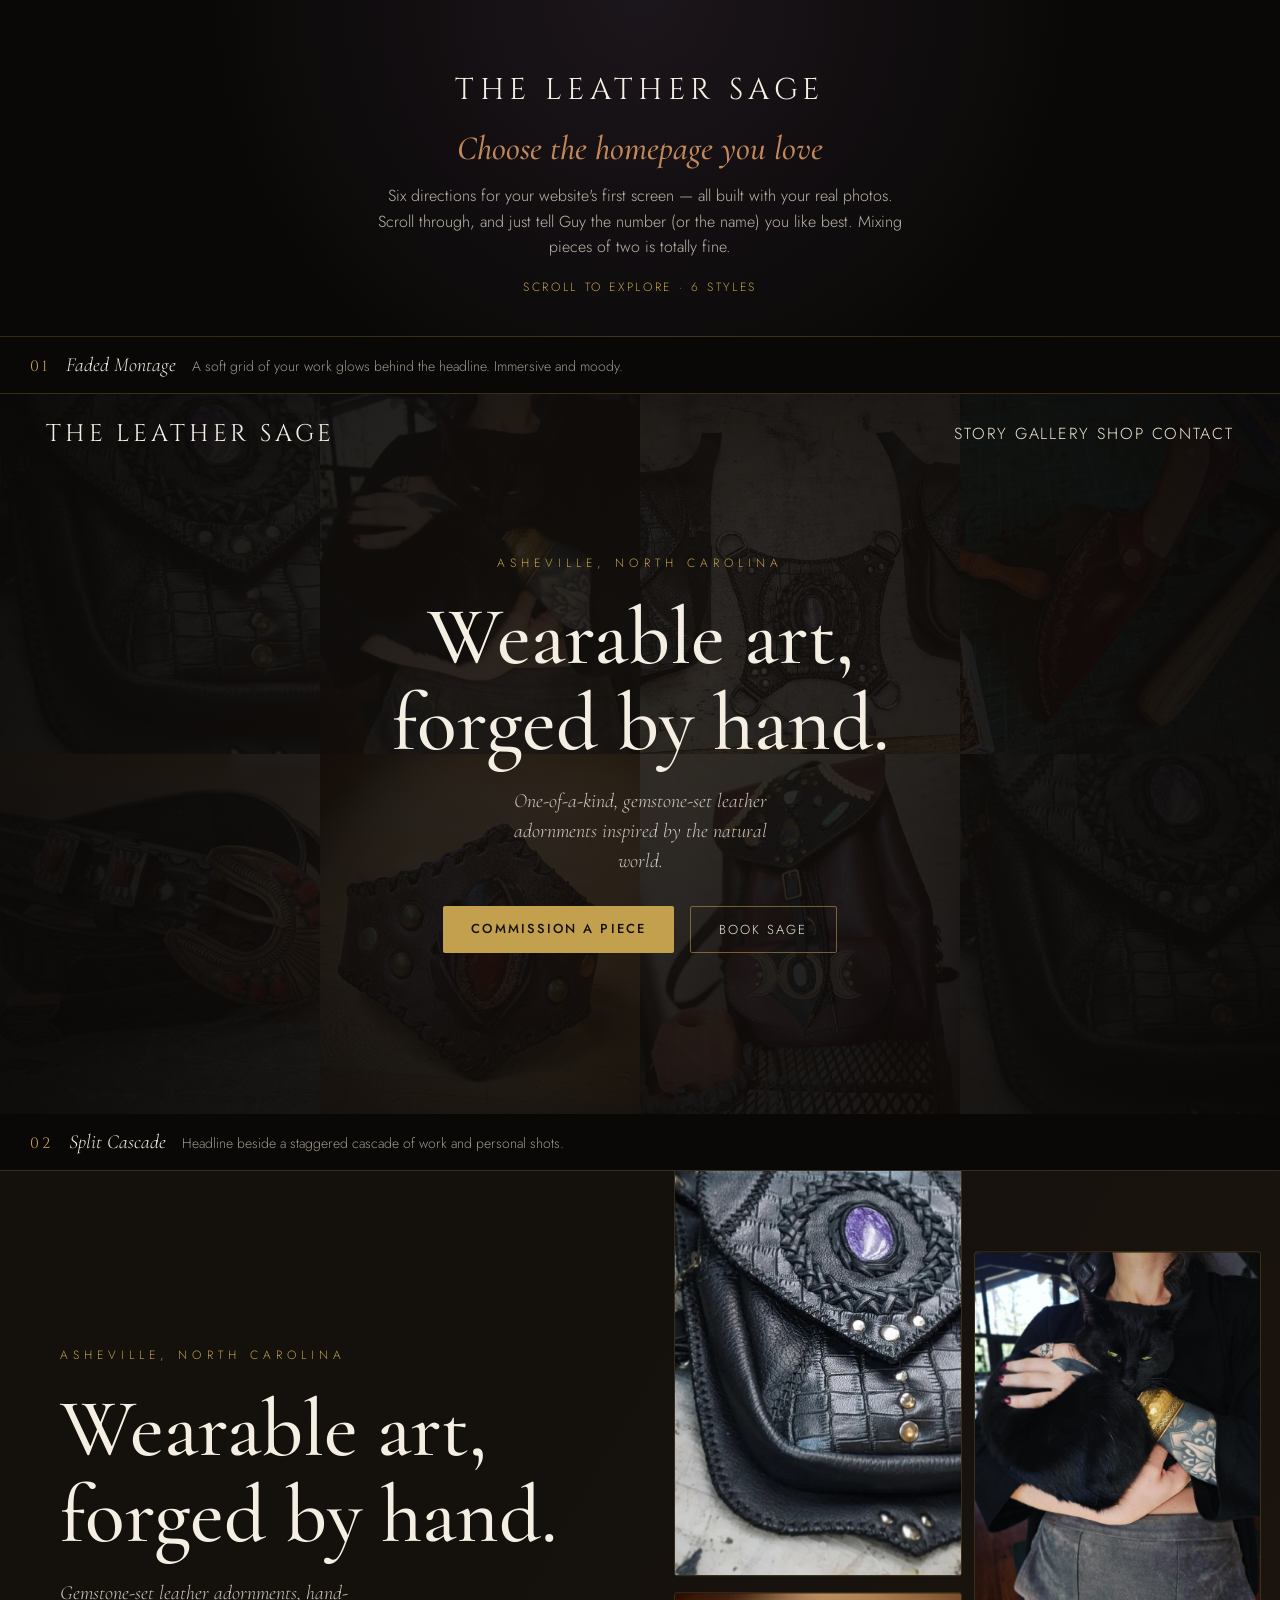
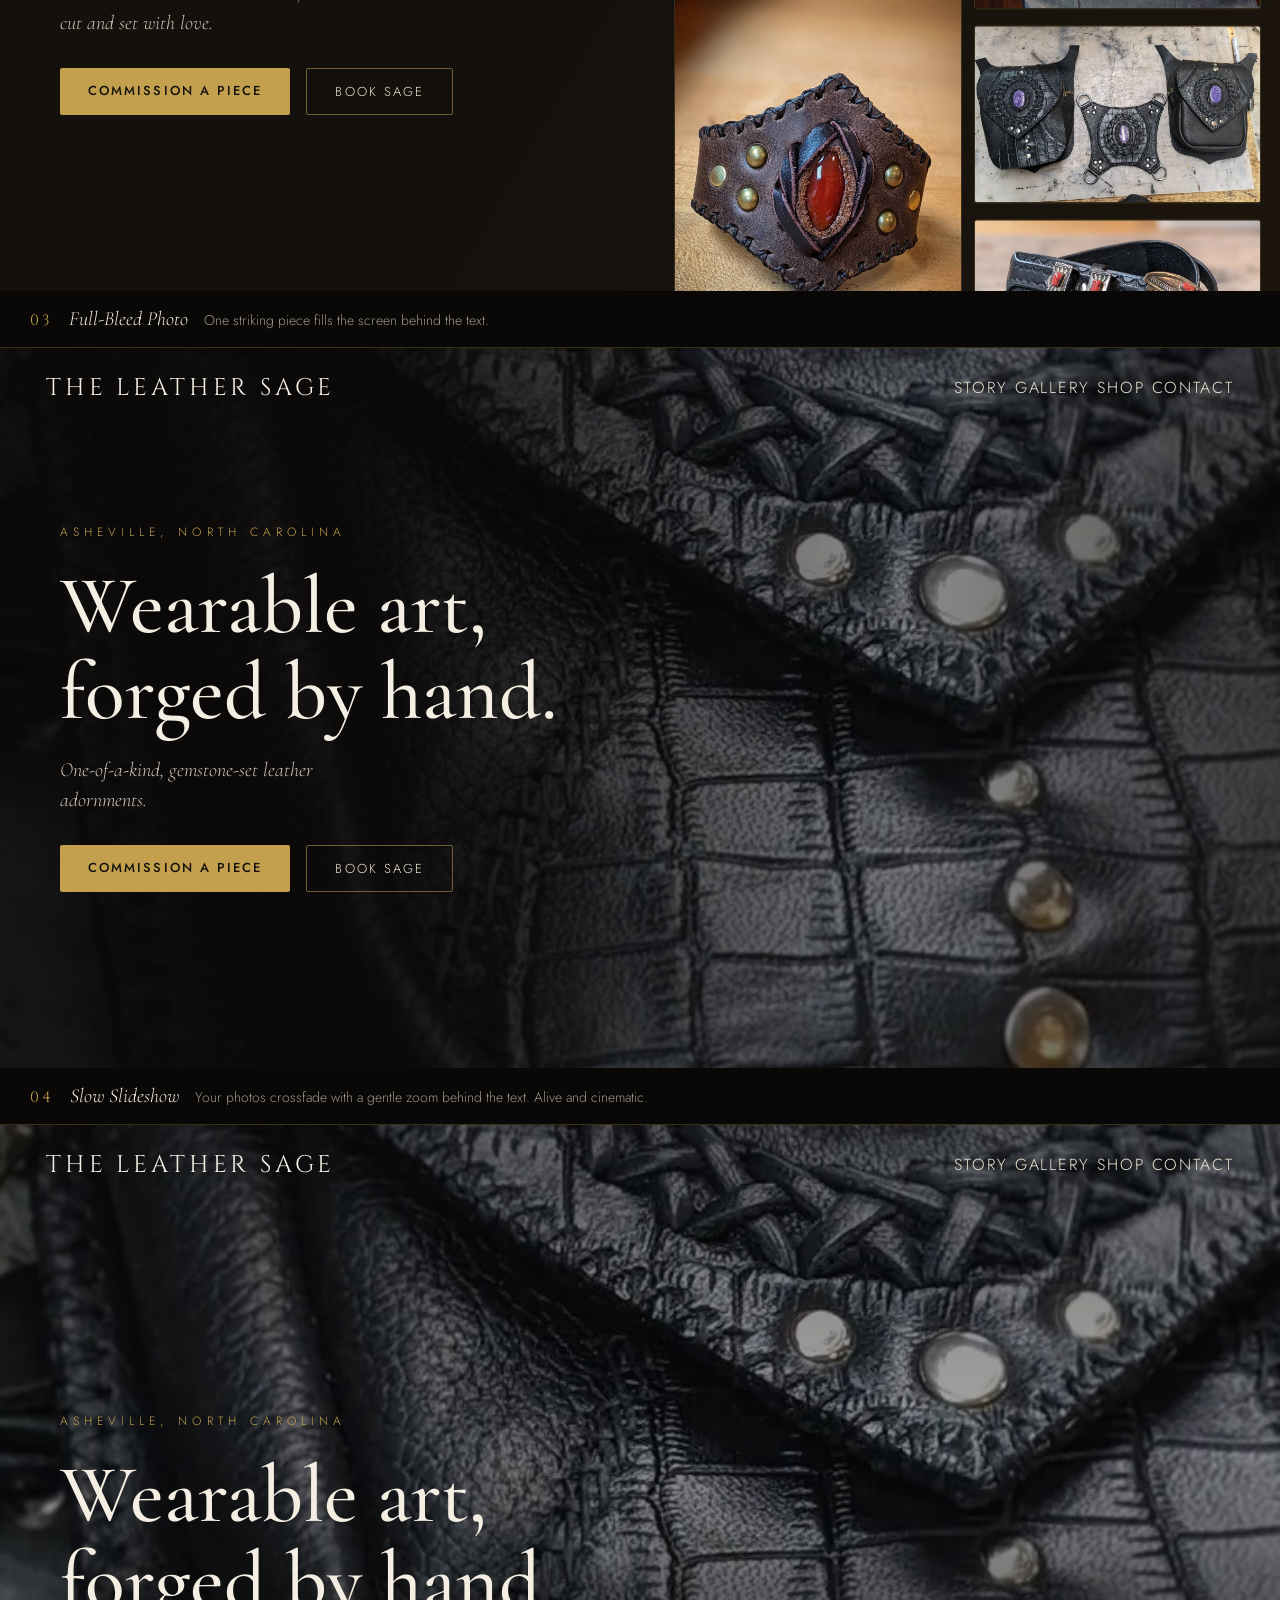
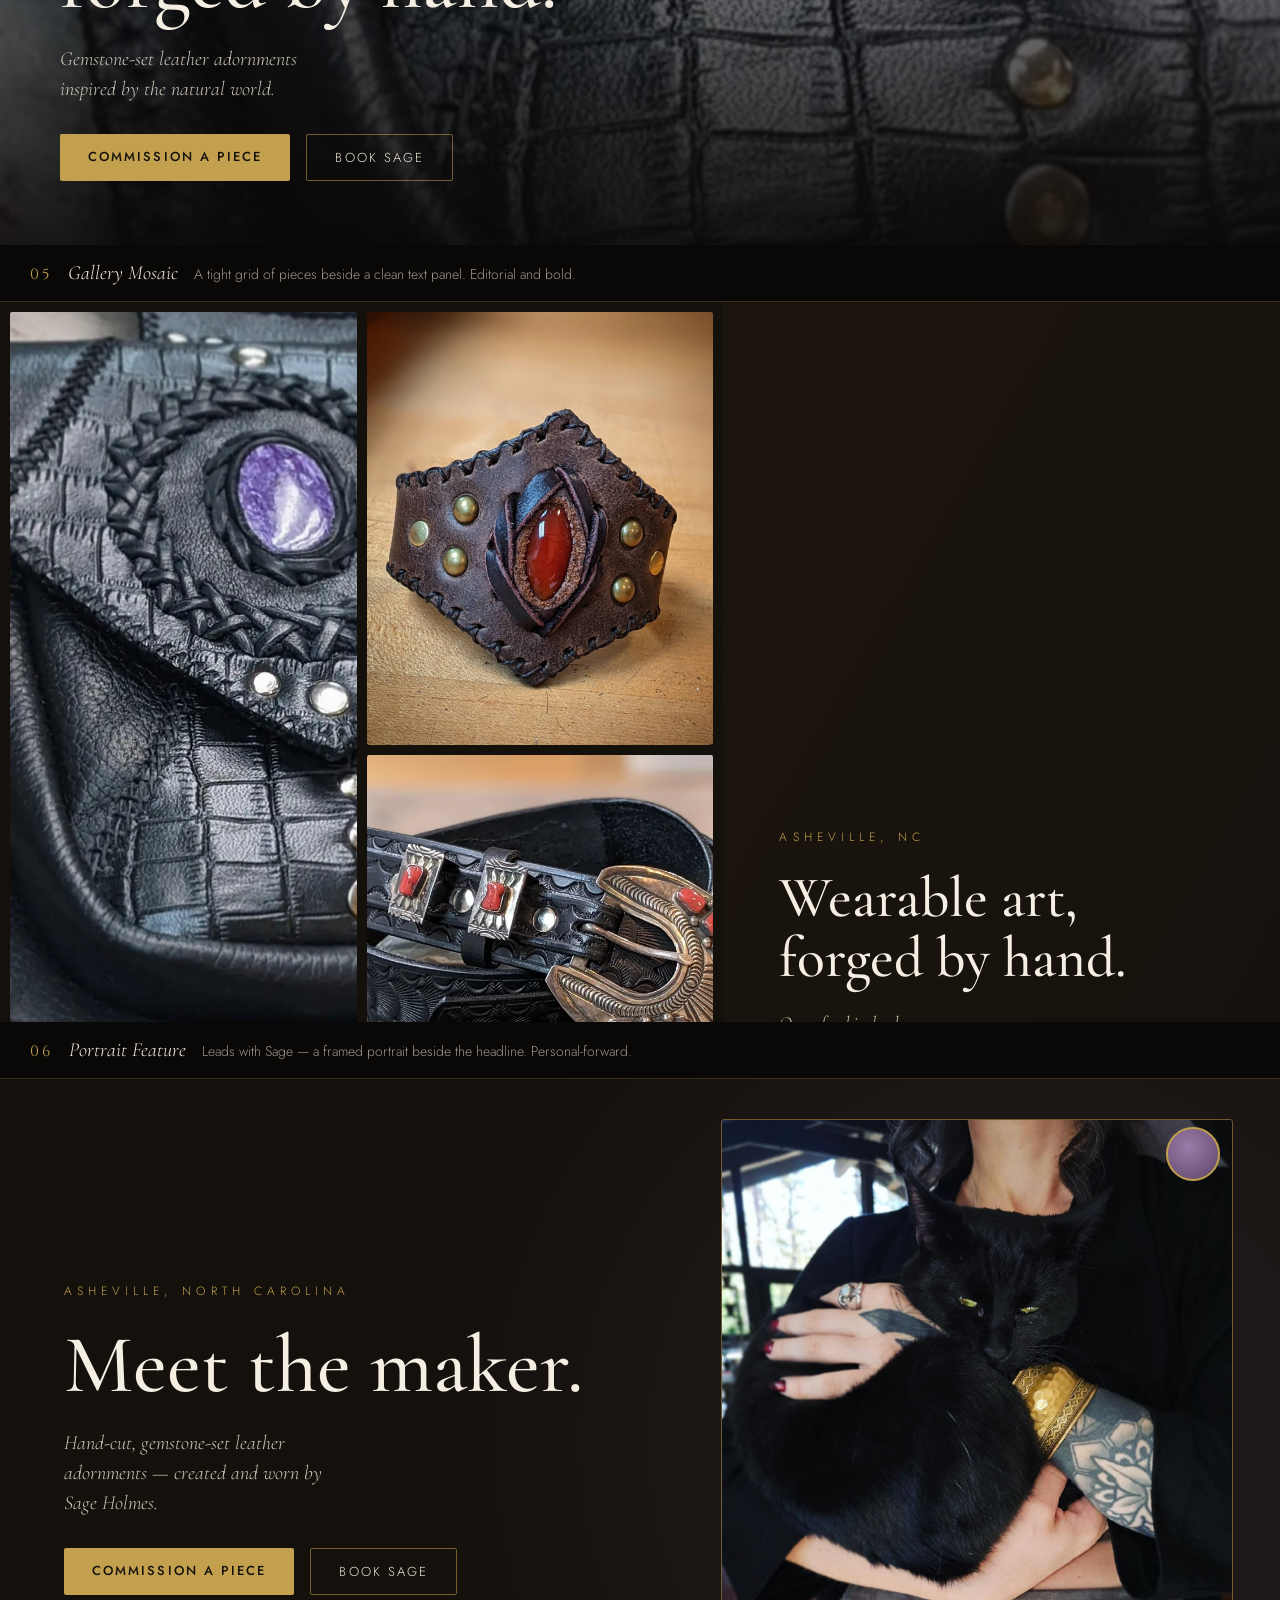
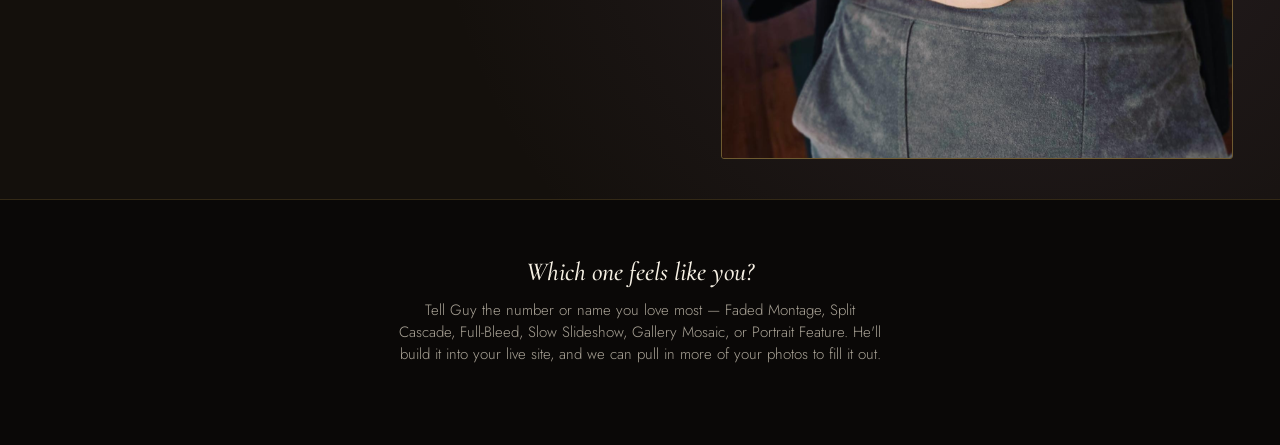
<file: hero-options.html>
<!DOCTYPE html>
<html lang="en">
<head>
<meta charset="UTF-8">
<meta name="viewport" content="width=device-width, initial-scale=1.0">
<title>The Leather Sage — Choose Your Homepage</title>
<meta name="robots" content="noindex">
<link rel="preconnect" href="https://fonts.googleapis.com">
<link rel="preconnect" href="https://fonts.gstatic.com" crossorigin>
<link href="https://fonts.googleapis.com/css2?family=Cinzel:wght@400;500&family=Cormorant+Garamond:ital,wght@0,500;1,400&family=Jost:wght@300;400;500&display=swap" rel="stylesheet">
<style>
  :root{
    --obsidian:#14100C;--espresso:#2A2018;--brass:#C2A04E;--camel:#C2885A;
    --amethyst:#7A5E86;--carnelian:#A6492C;--parchment:#EDE4D3;--bone:#F5EFE3;--sage:#7E8C63;
    --display:'Cormorant Garamond',serif;--logo:'Cinzel',serif;--body:'Jost',sans-serif;
  }
  *{box-sizing:border-box;margin:0;padding:0;}
  body{background:#0a0807;color:var(--parchment);font-family:var(--body);font-weight:300;}
  img{display:block;}
  a{color:var(--brass);}

  .intro{text-align:center;padding:70px 30px 40px;border-bottom:1px solid rgba(194,160,78,.22);background:radial-gradient(circle at 50% 0%, rgba(122,94,134,.16), transparent 60%),#0a0807;}
  .intro .wm{font-family:var(--logo);font-size:30px;letter-spacing:.18em;color:var(--bone);}
  .intro h1{font-family:var(--display);font-style:italic;font-size:34px;color:var(--camel);font-weight:500;margin:18px 0 14px;}
  .intro p{max-width:60ch;margin:0 auto;font-size:16px;color:rgba(237,228,211,.78);line-height:1.6;}
  .intro .hint{margin-top:18px;font-size:12px;letter-spacing:.22em;text-transform:uppercase;color:var(--brass);}

  .label{position:sticky;top:0;z-index:40;background:#0a0807;padding:16px 30px;border-bottom:1px solid rgba(194,160,78,.25);display:flex;align-items:baseline;gap:16px;flex-wrap:wrap;}
  .label .n{font-family:var(--logo);font-size:15px;letter-spacing:.2em;color:var(--brass);}
  .label .nm{font-family:var(--display);font-style:italic;font-size:20px;color:var(--bone);}
  .label .d{font-size:14px;color:rgba(237,228,211,.65);}

  .nav{position:absolute;top:0;left:0;right:0;z-index:20;display:flex;align-items:center;justify-content:space-between;padding:24px 46px;}
  .nav .wm{font-family:var(--logo);font-size:24px;letter-spacing:.16em;color:var(--bone);}
  .nav .lk{display:flex;gap:28px;font-size:16px;letter-spacing:.12em;text-transform:uppercase;color:var(--parchment);}
  .eyebrow{text-transform:uppercase;letter-spacing:.42em;font-size:12px;color:var(--brass);margin-bottom:22px;}
  h2.head{font-family:var(--display);font-weight:500;font-size:clamp(44px,6.5vw,82px);line-height:1.05;color:var(--bone);}
  .sub{font-family:var(--display);font-style:italic;font-size:20px;color:rgba(237,228,211,.85);max-width:32ch;line-height:1.5;margin-top:20px;}
  .cta{margin-top:30px;display:flex;gap:16px;}
  .btn{font-size:13px;letter-spacing:.16em;text-transform:uppercase;padding:13px 28px;border-radius:2px;}
  .btn-p{background:var(--brass);color:var(--obsidian);font-weight:500;}
  .btn-g{border:1px solid rgba(194,160,78,.55);color:var(--parchment);}
  .stage{position:relative;height:80vh;min-height:560px;overflow:hidden;background:var(--obsidian);}

  /* 1 — montage */
  .s1{display:flex;align-items:center;justify-content:center;text-align:center;}
  .s1 .montage{position:absolute;inset:0;display:grid;grid-template-columns:repeat(4,1fr);grid-auto-rows:50%;opacity:.30;}
  .s1 .montage img{width:100%;height:100%;object-fit:cover;}
  .s1 .veil{position:absolute;inset:0;background:radial-gradient(circle at 50% 45%, rgba(20,16,12,.5), rgba(10,8,7,.93));}
  .s1 .inner{position:relative;z-index:10;max-width:740px;padding:0 24px;}

  /* 2 — split */
  .s2{display:grid;grid-template-columns:1.05fr 1fr;background:linear-gradient(120deg,#14100C 42%,#1c150e);}
  .s2 .txt{display:flex;flex-direction:column;justify-content:center;padding:0 60px;}
  .s2 .casc{position:relative;overflow:hidden;}
  .s2 .casc .col{position:absolute;top:0;width:46%;display:flex;flex-direction:column;gap:16px;padding:16px 0;}
  .s2 .casc .c1{left:3%;transform:translateY(-4%);}
  .s2 .casc .c2{right:3%;transform:translateY(8%);}
  .s2 .casc img{width:100%;border-radius:3px;border:1px solid rgba(194,160,78,.2);}

  /* 3 — full bleed */
  .s3{display:flex;align-items:center;}
  .s3 .bg{position:absolute;inset:0;width:100%;height:100%;object-fit:cover;}
  .s3 .veil{position:absolute;inset:0;background:linear-gradient(90deg,rgba(10,8,7,.92) 30%,rgba(10,8,7,.45) 70%,rgba(10,8,7,.72));}
  .s3 .inner{position:relative;z-index:10;padding:0 60px;max-width:660px;}

  /* 4 — slideshow */
  .s4{display:flex;align-items:flex-end;}
  .s4 .slide{position:absolute;inset:0;opacity:0;transition:opacity 1.6s ease;}
  .s4 .slide.on{opacity:1;}
  .s4 .slide img{width:100%;height:100%;object-fit:cover;transform:scale(1.08);transition:transform 7s ease;}
  .s4 .slide.on img{transform:scale(1);}
  .s4 .veil{position:absolute;inset:0;background:linear-gradient(180deg,rgba(10,8,7,.55),rgba(10,8,7,.35) 45%,rgba(10,8,7,.92));}
  .s4 .inner{position:relative;z-index:10;padding:0 60px 64px;max-width:720px;}

  /* 5 — mosaic */
  .s5{background:#14100C;display:grid;grid-template-columns:1.3fr 1fr;}
  .s5 .grid{display:grid;grid-template-columns:1fr 1fr;grid-template-rows:1fr 1fr;gap:10px;padding:10px;}
  .s5 .grid img{width:100%;height:100%;object-fit:cover;border-radius:2px;}
  .s5 .grid img:first-child{grid-row:span 2;}
  .s5 .txt{display:flex;flex-direction:column;justify-content:center;padding:0 56px;background:linear-gradient(120deg,#1c150e,#14100C);}

  /* 6 — portrait feature */
  .s6{background:radial-gradient(circle at 80% 50%, rgba(122,94,134,.18), transparent 55%),#14100C;display:grid;grid-template-columns:1fr 0.9fr;align-items:center;}
  .s6 .txt{padding:0 40px 0 64px;}
  .s6 .frame{position:relative;height:80vh;display:flex;align-items:center;justify-content:center;padding:40px;}
  .s6 .frame img{height:100%;width:auto;max-width:100%;object-fit:cover;border:1px solid rgba(194,160,78,.5);border-radius:3px;}
  .s6 .dot{position:absolute;top:48px;right:60px;width:54px;height:54px;border-radius:50%;background:radial-gradient(circle at 40% 35%,#9C7BA8,#5C4568);border:2px solid var(--brass);}

  .foot{text-align:center;padding:56px 30px 80px;border-top:1px solid rgba(194,160,78,.22);}
  .foot h3{font-family:var(--display);font-style:italic;font-size:26px;color:var(--bone);font-weight:500;margin-bottom:12px;}
  .foot p{max-width:54ch;margin:0 auto;font-size:15px;color:rgba(237,228,211,.7);}
  @media(max-width:780px){.s2,.s5,.s6{grid-template-columns:1fr;}.s2 .casc,.s5 .grid,.s6 .frame{display:none;}.nav .lk{display:none;}.s1 .montage{grid-template-columns:repeat(2,1fr);grid-auto-rows:25%;}}
</style>
</head>
<body>

<div class="intro">
  <div class="wm">THE LEATHER SAGE</div>
  <h1>Choose the homepage you love</h1>
  <p>Six directions for your website's first screen — all built with your real photos. Scroll through, and just tell Guy the number (or the name) you like best. Mixing pieces of two is totally fine.</p>
  <div class="hint">Scroll to explore · 6 styles</div>
</div>

<!-- 1 -->
<div class="label"><span class="n">01</span><span class="nm">Faded Montage</span><span class="d">A soft grid of your work glows behind the headline. Immersive and moody.</span></div>
<section class="stage s1">
  <div class="montage">
    <img src="https://guyrstewart-sudo.github.io/theleathersage/assets/work-1.jpg" alt=""><img src="https://guyrstewart-sudo.github.io/theleathersage/assets/sage-portrait.jpg" alt=""><img src="https://guyrstewart-sudo.github.io/theleathersage/assets/work-4.jpg" alt=""><img src="https://guyrstewart-sudo.github.io/theleathersage/assets/work-2.jpg" alt="">
    <img src="https://guyrstewart-sudo.github.io/theleathersage/assets/work-6.jpg" alt=""><img src="https://guyrstewart-sudo.github.io/theleathersage/assets/work-3.jpg" alt=""><img src="https://guyrstewart-sudo.github.io/theleathersage/assets/work-5.jpg" alt=""><img src="https://guyrstewart-sudo.github.io/theleathersage/assets/work-1.jpg" alt="">
  </div>
  <div class="veil"></div>
  <nav class="nav"><span class="wm">THE LEATHER SAGE</span><span class="lk">STORY GALLERY SHOP CONTACT</span></nav>
  <div class="inner">
    <div class="eyebrow">Asheville, North Carolina</div>
    <h2 class="head">Wearable art,<br>forged by hand.</h2>
    <div class="sub" style="margin:20px auto 0;">One-of-a-kind, gemstone-set leather adornments inspired by the natural world.</div>
    <div class="cta" style="justify-content:center;"><span class="btn btn-p">Commission a Piece</span><span class="btn btn-g">Book Sage</span></div>
  </div>
</section>

<!-- 2 -->
<div class="label"><span class="n">02</span><span class="nm">Split Cascade</span><span class="d">Headline beside a staggered cascade of work and personal shots.</span></div>
<section class="stage s2">
  <div class="txt">
    <div class="eyebrow">Asheville, North Carolina</div>
    <h2 class="head">Wearable art,<br>forged by hand.</h2>
    <div class="sub">Gemstone-set leather adornments, hand-cut and set with love.</div>
    <div class="cta"><span class="btn btn-p">Commission a Piece</span><span class="btn btn-g">Book Sage</span></div>
  </div>
  <div class="casc">
    <div class="col c1"><img src="https://guyrstewart-sudo.github.io/theleathersage/assets/work-1.jpg" alt=""><img src="https://guyrstewart-sudo.github.io/theleathersage/assets/work-3.jpg" alt=""><img src="https://guyrstewart-sudo.github.io/theleathersage/assets/work-5.jpg" alt=""></div>
    <div class="col c2"><img src="https://guyrstewart-sudo.github.io/theleathersage/assets/sage-portrait.jpg" alt=""><img src="https://guyrstewart-sudo.github.io/theleathersage/assets/work-4.jpg" alt=""><img src="https://guyrstewart-sudo.github.io/theleathersage/assets/work-6.jpg" alt=""></div>
  </div>
</section>

<!-- 3 -->
<div class="label"><span class="n">03</span><span class="nm">Full-Bleed Photo</span><span class="d">One striking piece fills the screen behind the text.</span></div>
<section class="stage s3">
  <img class="bg" src="https://guyrstewart-sudo.github.io/theleathersage/assets/work-1.jpg" alt="">
  <div class="veil"></div>
  <nav class="nav"><span class="wm">THE LEATHER SAGE</span><span class="lk">STORY GALLERY SHOP CONTACT</span></nav>
  <div class="inner">
    <div class="eyebrow">Asheville, North Carolina</div>
    <h2 class="head">Wearable art,<br>forged by hand.</h2>
    <div class="sub">One-of-a-kind, gemstone-set leather adornments.</div>
    <div class="cta"><span class="btn btn-p">Commission a Piece</span><span class="btn btn-g">Book Sage</span></div>
  </div>
</section>

<!-- 4 -->
<div class="label"><span class="n">04</span><span class="nm">Slow Slideshow</span><span class="d">Your photos crossfade with a gentle zoom behind the text. Alive and cinematic.</span></div>
<section class="stage s4" id="slideshow">
  <div class="slide on"><img src="https://guyrstewart-sudo.github.io/theleathersage/assets/work-1.jpg" alt=""></div>
  <div class="slide"><img src="https://guyrstewart-sudo.github.io/theleathersage/assets/work-4.jpg" alt=""></div>
  <div class="slide"><img src="https://guyrstewart-sudo.github.io/theleathersage/assets/work-6.jpg" alt=""></div>
  <div class="slide"><img src="https://guyrstewart-sudo.github.io/theleathersage/assets/sage-portrait.jpg" alt=""></div>
  <div class="veil"></div>
  <nav class="nav"><span class="wm">THE LEATHER SAGE</span><span class="lk">STORY GALLERY SHOP CONTACT</span></nav>
  <div class="inner">
    <div class="eyebrow">Asheville, North Carolina</div>
    <h2 class="head">Wearable art,<br>forged by hand.</h2>
    <div class="sub">Gemstone-set leather adornments inspired by the natural world.</div>
    <div class="cta"><span class="btn btn-p">Commission a Piece</span><span class="btn btn-g">Book Sage</span></div>
  </div>
</section>

<!-- 5 -->
<div class="label"><span class="n">05</span><span class="nm">Gallery Mosaic</span><span class="d">A tight grid of pieces beside a clean text panel. Editorial and bold.</span></div>
<section class="stage s5">
  <div class="grid">
    <img src="https://guyrstewart-sudo.github.io/theleathersage/assets/work-1.jpg" alt="">
    <img src="https://guyrstewart-sudo.github.io/theleathersage/assets/work-3.jpg" alt="">
    <img src="https://guyrstewart-sudo.github.io/theleathersage/assets/work-6.jpg" alt="">
    <img src="https://guyrstewart-sudo.github.io/theleathersage/assets/work-2.jpg" alt="">
  </div>
  <div class="txt">
    <div class="eyebrow">Asheville, NC</div>
    <h2 class="head" style="font-size:clamp(38px,4.5vw,64px)">Wearable art,<br>forged by hand.</h2>
    <div class="sub">One of a kind, always.</div>
    <div class="cta"><span class="btn btn-p">Commission a Piece</span><span class="btn btn-g">Book Sage</span></div>
  </div>
</section>

<!-- 6 -->
<div class="label"><span class="n">06</span><span class="nm">Portrait Feature</span><span class="d">Leads with Sage — a framed portrait beside the headline. Personal-forward.</span></div>
<section class="stage s6">
  <div class="txt">
    <div class="eyebrow">Asheville, North Carolina</div>
    <h2 class="head">Meet the maker.</h2>
    <div class="sub">Hand-cut, gemstone-set leather adornments — created and worn by Sage Holmes.</div>
    <div class="cta"><span class="btn btn-p">Commission a Piece</span><span class="btn btn-g">Book Sage</span></div>
  </div>
  <div class="frame"><div class="dot"></div><img src="https://guyrstewart-sudo.github.io/theleathersage/assets/sage-portrait.jpg" alt="Sage Holmes"></div>
</section>

<div class="foot">
  <h3>Which one feels like you?</h3>
  <p>Tell Guy the number or name you love most — Faded Montage, Split Cascade, Full-Bleed, Slow Slideshow, Gallery Mosaic, or Portrait Feature. He'll build it into your live site, and we can pull in more of your photos to fill it out.</p>
</div>

<script>
(function(){
  var slides=document.querySelectorAll('#slideshow .slide');
  if(!slides.length)return;var i=0;
  setInterval(function(){slides[i].classList.remove('on');i=(i+1)%slides.length;slides[i].classList.add('on');},3200);
})();
</script>
</body>
</html>
</file>
<file: styles.css>
/* ===========================================================
   THE LEATHER SAGE — site styles
   Palette & type per brand-portfolio.html
   =========================================================== */
:root{
  --obsidian:#14100C;
  --espresso:#2A2018;
  --espresso-soft:#352a20;
  --saddle:#9A6A43;
  --camel:#C2885A;
  --brass:#C2A04E;
  --brass-deep:#A8863A;
  --amethyst:#7A5E86;
  --carnelian:#A6492C;
  --parchment:#EDE4D3;
  --bone:#F5EFE3;
  --sage:#7E8C63;
  --display:'Cormorant Garamond', Georgia, serif;
  --logo:'Cinzel', serif;
  --body:'Jost', system-ui, sans-serif;
  --maxw:1200px;
}
*{box-sizing:border-box;margin:0;padding:0;}
html{scroll-behavior:smooth;}
body{
  font-family:var(--body);
  background:var(--obsidian);
  color:var(--parchment);
  font-weight:300;
  line-height:1.65;
  -webkit-font-smoothing:antialiased;
  overflow-x:hidden;
}
h1,h2,h3{font-family:var(--display);font-weight:500;line-height:1.08;color:var(--bone);}
a{color:var(--brass);text-decoration:none;transition:color .2s,opacity .2s;}
a:hover{color:var(--camel);}
img{max-width:100%;display:block;}
.eyebrow{
  text-transform:uppercase;letter-spacing:.4em;font-size:11px;font-weight:500;
  color:var(--brass);margin-bottom:18px;
}

/* ---------- BUTTONS ---------- */
.btn{
  display:inline-block;font-family:var(--body);font-weight:400;font-size:14px;
  letter-spacing:.16em;text-transform:uppercase;padding:15px 32px;border-radius:2px;
  cursor:pointer;transition:all .25s ease;border:1px solid transparent;
}
.btn-sm{padding:11px 22px;font-size:12px;}
.btn-primary{background:var(--brass);color:var(--obsidian);font-weight:500;}
.btn-primary:hover{background:var(--bone);color:var(--obsidian);transform:translateY(-2px);}
.btn-ghost{border-color:rgba(194,160,78,.5);color:var(--parchment);}
.btn-ghost:hover{border-color:var(--brass);color:var(--brass);background:rgba(194,160,78,.07);}

/* ---------- NAV ---------- */
.nav{
  position:fixed;top:0;left:0;right:0;z-index:50;
  display:flex;align-items:center;justify-content:space-between;
  padding:20px 40px;
  background:rgba(20,16,12,.7);backdrop-filter:blur(12px);
  border-bottom:1px solid rgba(194,160,78,.14);
  transition:padding .3s, background .3s;
}
.nav.scrolled{padding:13px 40px;background:rgba(20,16,12,.94);}
.nav-brand{display:flex;align-items:center;gap:13px;color:var(--bone);}
.nav-mark{width:56px;height:56px;flex:none;}
.nav-word{font-family:var(--logo);font-size:32px;letter-spacing:.16em;color:var(--bone);white-space:nowrap;}
.nav-links{display:flex;align-items:center;gap:32px;}
.nav-links a{color:var(--parchment);font-size:26px;letter-spacing:.12em;text-transform:uppercase;}
.nav-links a:hover{color:var(--brass);}
.nav-links .nav-cta{border:1px solid rgba(194,160,78,.5);padding:12px 26px;border-radius:2px;}
.nav-links .nav-cta:hover{background:rgba(194,160,78,.1);}
.nav-toggle{display:none;background:none;border:none;color:var(--brass);font-size:24px;cursor:pointer;}

/* ---------- HERO ---------- */
.hero{
  min-height:100vh;display:flex;flex-direction:column;justify-content:center;
  padding:120px 40px 80px;text-align:center;position:relative;
  background:
    radial-gradient(circle at 50% 30%, rgba(122,94,134,.20), transparent 55%),
    radial-gradient(circle at 70% 85%, rgba(166,73,44,.13), transparent 50%),
    linear-gradient(165deg,#14100C 0%, #241b13 55%, #14100C 100%);
}
.hero{overflow:hidden;}
.hero-montage{position:absolute;inset:0;z-index:0;display:grid;grid-template-columns:repeat(4,1fr);grid-auto-rows:50%;opacity:.30;}
.hero-montage img{width:100%;height:100%;object-fit:cover;}
.hero-veil{position:absolute;inset:0;z-index:1;background:radial-gradient(circle at 50% 42%, rgba(20,16,12,.5), rgba(10,8,7,.93));}
.hero-inner{max-width:780px;margin:0 auto;position:relative;z-index:2;}
.hero-scroll{z-index:2;}
.hero-eyebrow{text-transform:uppercase;letter-spacing:.42em;font-size:12px;color:var(--brass);margin-bottom:26px;}
.hero h1{font-size:clamp(46px,8vw,92px);letter-spacing:.5px;margin-bottom:28px;}
.hero-sub{font-family:var(--display);font-size:clamp(18px,2.4vw,23px);color:rgba(237,228,211,.86);font-style:italic;max-width:34ch;margin:0 auto 40px;line-height:1.5;}
.hero-actions{display:flex;gap:18px;justify-content:center;flex-wrap:wrap;}
.hero-scroll{position:absolute;bottom:34px;left:50%;transform:translateX(-50%);font-size:11px;letter-spacing:.3em;text-transform:uppercase;color:rgba(237,228,211,.45);animation:bob 2.4s ease-in-out infinite;}
@keyframes bob{0%,100%{transform:translate(-50%,0)}50%{transform:translate(-50%,7px)}}

/* ---------- MARQUEE ---------- */
.marquee{background:var(--espresso);border-block:1px solid rgba(194,160,78,.18);overflow:hidden;padding:16px 0;}
.marquee-track{display:inline-flex;white-space:nowrap;animation:scroll 100s linear infinite;will-change:transform;}
.marquee-track span{font-family:var(--display);font-style:italic;font-size:20px;color:var(--camel);padding:0 16px;}
.marquee-track span:nth-child(2n){color:var(--brass);font-style:normal;}
@keyframes scroll{from{transform:translateX(0)}to{transform:translateX(-50%)}}

/* ---------- SECTION SHELL ---------- */
section{padding:110px 40px;}
.section-head{max-width:var(--maxw);margin:0 auto 56px;text-align:center;}
.section-head h2{font-size:clamp(34px,5vw,56px);margin-bottom:16px;}
.section-sub{font-family:var(--display);font-size:19px;font-style:italic;color:rgba(237,228,211,.74);max-width:54ch;margin:0 auto;}

/* ---------- STORY ---------- */
.story{background:var(--obsidian);}
.story-grid{max-width:var(--maxw);margin:0 auto;display:grid;grid-template-columns:0.85fr 1fr;gap:64px;align-items:center;}
.story-media{
  aspect-ratio:4/5;border-radius:3px;border:1px solid rgba(194,160,78,.22);
  background:linear-gradient(160deg,#2a2018,#171109);
  display:flex;align-items:center;justify-content:center;
}
.story-text h2{font-size:clamp(32px,4.4vw,52px);margin:6px 0 22px;}
.story-text p{font-size:17px;color:rgba(237,228,211,.85);margin-bottom:18px;max-width:54ch;}
.signature{font-family:var(--display);font-style:italic;font-size:26px;color:var(--camel)!important;}

/* real photo overlays its placeholder; if the file is missing, onerror removes it and the styled placeholder shows through */
.story-media,.g-item,.product-img{position:relative;overflow:hidden;}
.ph-img{position:absolute;inset:0;width:100%;height:100%;object-fit:cover;z-index:1;}
.g-item .ph-img{position:relative;z-index:2;inset:auto;width:100%;height:auto;object-fit:contain;}
.product-img .ph-img{position:relative;z-index:2;inset:auto;width:100%;height:100%;object-fit:contain;}

/* media placeholders */
.media-note{
  display:none;
  font-family:var(--body);font-size:13px;letter-spacing:.14em;text-transform:uppercase;
  color:rgba(237,228,211,.5);text-align:center;line-height:1.7;padding:14px;
}
.media-note small{font-size:11px;color:rgba(194,160,78,.6);letter-spacing:.05em;text-transform:none;}

/* ---------- GALLERY ---------- */
.gallery{background:linear-gradient(180deg,#14100C,#1b140d);}
.gallery-grid{
  max-width:var(--maxw);margin:0 auto;
  columns:3;column-gap:18px;
}
.g-item{
  border-radius:3px;border:1px solid rgba(194,160,78,.18);overflow:hidden;
  background:linear-gradient(160deg,#2a2018,#171109);
  display:block;break-inside:avoid;margin-bottom:18px;
  transition:transform .35s ease, border-color .35s ease;
}
.g-item:hover{transform:scale(1.015);border-color:rgba(194,160,78,.45);}
.g-tall{grid-row:span 2;}
.g-wide{grid-column:span 2;}
.gallery-follow{text-align:center;margin-top:42px;font-family:var(--display);font-style:italic;font-size:20px;color:rgba(237,228,211,.7);}

/* ---------- SHOP ---------- */
.shop{background:var(--obsidian);}
.shop-grid{max-width:var(--maxw);margin:0 auto;display:grid;grid-template-columns:repeat(2,1fr);gap:26px;}
.product{
  display:flex;flex-direction:column;border-radius:4px;overflow:hidden;
  border:1px solid rgba(194,160,78,.18);background:var(--espresso);
  transition:transform .3s ease,border-color .3s ease;
}
.product:hover{transform:translateY(-4px);border-color:rgba(194,160,78,.4);}
.product-img{height:300px;background:#171109;display:flex;align-items:center;justify-content:center;}
.product-body{padding:26px 28px;display:flex;flex-direction:column;gap:10px;flex:1;}
.product-body h3{font-size:27px;color:var(--bone);}
.product-body p{font-size:15px;color:rgba(237,228,211,.78);flex:1;}
.product-foot{display:flex;align-items:center;justify-content:space-between;gap:16px;margin-top:8px;}
.price{font-family:var(--display);font-style:italic;font-size:21px;color:var(--camel);}
.product-feature{background:linear-gradient(160deg,rgba(122,94,134,.20),rgba(20,16,12,.5));border-color:rgba(122,94,134,.4);justify-content:center;}
.product-feature .price{color:var(--amethyst);}
.shop-note{text-align:center;max-width:60ch;margin:34px auto 0;font-size:13px;color:rgba(237,228,211,.5);}

/* ---------- BOOK / CALENDLY ---------- */
.book{background:linear-gradient(180deg,#1b140d,#14100C);}
.calendly-inline-widget{
  max-width:var(--maxw);margin:0 auto;border-radius:4px;overflow:hidden;
  border:1px solid rgba(194,160,78,.2);background:var(--bone);
}

/* ---------- CONTACT ---------- */
.contact{
  background:
    radial-gradient(circle at 50% 40%, rgba(122,94,134,.16), transparent 60%),
    var(--obsidian);
  text-align:center;
}
.contact-inner{max-width:680px;margin:0 auto;}
.contact h2{font-size:clamp(34px,5vw,58px);margin:6px 0 22px;}
.contact p{font-size:18px;color:rgba(237,228,211,.82);max-width:48ch;margin:0 auto 34px;}
.contact-actions{display:flex;gap:18px;justify-content:center;flex-wrap:wrap;}

/* ---------- FOOTER ---------- */
.footer{background:#0e0b08;text-align:center;padding:70px 40px 56px;border-top:1px solid rgba(194,160,78,.14);}
.footer-mark{width:54px;height:54px;margin:0 auto 16px;}
.footer-word{font-family:var(--logo);font-size:22px;letter-spacing:.22em;color:var(--bone);}
.footer-tag{font-family:var(--display);font-style:italic;font-size:18px;color:var(--camel);margin:12px 0 24px;}
.footer-social{display:flex;gap:26px;justify-content:center;margin-bottom:24px;}
.footer-social a{font-size:13px;letter-spacing:.12em;text-transform:uppercase;color:var(--parchment);}
.footer-fine{font-size:12px;letter-spacing:.06em;color:rgba(237,228,211,.45);}

/* ---------- REVEAL ANIM ---------- */
.reveal{opacity:0;transform:translateY(28px);transition:opacity .7s ease,transform .7s ease;}
.reveal.in{opacity:1;transform:none;}
@media(prefers-reduced-motion:reduce){
  .reveal{opacity:1;transform:none;transition:none;}
  .marquee-track,.hero-scroll{animation:none;}
}

/* ---------- RESPONSIVE ---------- */
@media(max-width:900px){
  .story-grid{grid-template-columns:1fr;gap:34px;}
  .story-media{aspect-ratio:16/10;}
  .shop-grid{grid-template-columns:1fr;}
  .gallery-grid{columns:2;}
}
@media(max-width:680px){
  .nav{padding:14px 18px;}
  .nav-brand{gap:9px;min-width:0;}
  .nav-mark{width:38px;height:38px;}
  .nav-word{font-size:19px;letter-spacing:.1em;}
  .nav-toggle{flex:none;}
  .nav-links{
    position:fixed;top:64px;right:0;left:0;flex-direction:column;gap:0;
    background:rgba(14,11,8,.98);border-bottom:1px solid rgba(194,160,78,.2);
    max-height:0;overflow:hidden;transition:max-height .35s ease;
  }
  .nav-links.open{max-height:360px;padding:10px 0;}
  .nav-links a{padding:15px 24px;width:100%;text-align:center;border-top:1px solid rgba(194,160,78,.08);}
  .nav-links .nav-cta{border:none;}
  .nav-toggle{display:block;}
  section{padding:80px 22px;}
  .gallery-grid{columns:1;}
  .hero{padding:120px 22px 70px;}
}
@media(max-width:380px){
  .nav-word{font-size:16px;letter-spacing:.08em;}
  .nav-mark{width:32px;height:32px;}
}
</file>
